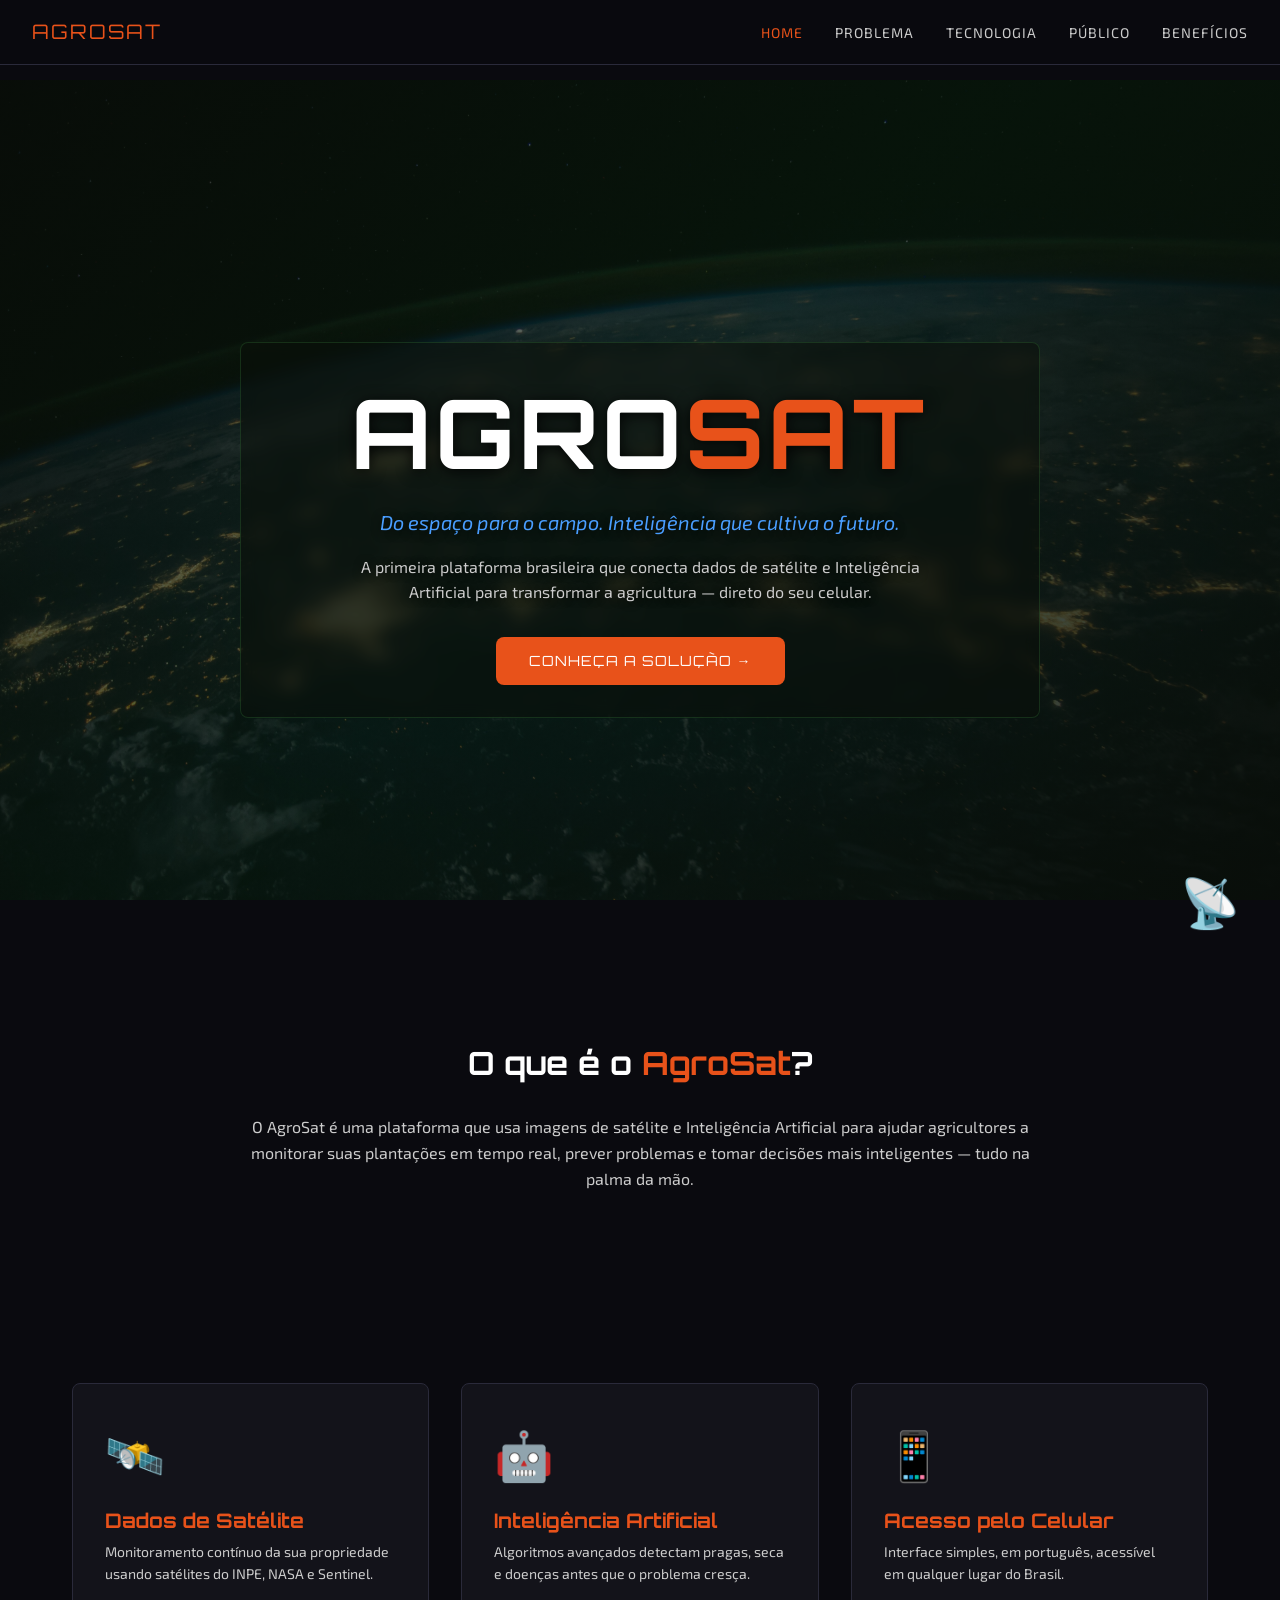
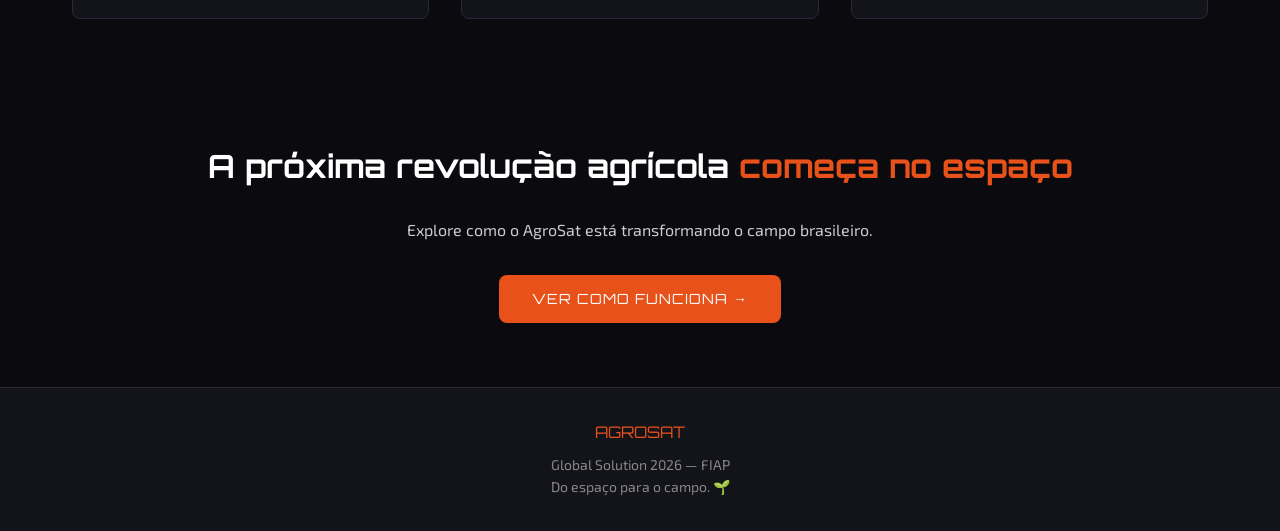
<file: index.html>
<!DOCTYPE html>
<html lang="pt-BR">
<head>
  <meta charset="UTF-8" />
  <meta name="viewport" content="width=device-width, initial-scale=1.0" />
  <title>AgroSat — Inteligência que cultiva o futuro</title>
  <link rel="stylesheet" href="css/style.css" />
</head>
<body>

  <!-- Header -->
  <header class="header">
    <a href="index.html" class="header__logo">AGROSAT</a>
    <button class="menu-toggle" aria-label="Abrir menu">
      <span></span><span></span><span></span>
    </button>
    <nav>
      <ul class="nav__lista">
        <li><a href="index.html"      class="nav__link">Home</a></li>
        <li><a href="problema.html"   class="nav__link">Problema</a></li>
        <li><a href="tecnologia.html" class="nav__link">Tecnologia</a></li>
        <li><a href="publico.html"    class="nav__link">Público</a></li>
        <li><a href="beneficios.html" class="nav__link">Benefícios</a></li>
      </ul>
    </nav>
  </header>

  <main>

    <section class="hero">

      <!-- 📡 Antena pulsante no canto -->
      <div class="antena">
        📡
        <span class="onda"></span>
        <span class="onda"></span>
        <span class="onda"></span>
      </div>

      <div class="hero__conteudo">
        <h1 class="hero__titulo">AGRO<span>SAT</span></h1>
        <p class="hero__slogan">Do espaço para o campo. Inteligência que cultiva o futuro.</p>
        <p class="hero__descricao">
          A primeira plataforma brasileira que conecta dados de satélite e Inteligência Artificial
          para transformar a agricultura — direto do seu celular.
        </p>
        <a href="problema.html" class="btn btn--primario">Conheça a solução →</a>
      </div>
    </section>

    <!-- Sobre -->
    <section class="secao fade-in">
      <h2 class="secao__titulo">O que é o <span>AgroSat</span>?</h2>
      <p class="secao__texto">
        O AgroSat é uma plataforma que usa imagens de satélite e Inteligência Artificial
        para ajudar agricultores a monitorar suas plantações em tempo real, prever problemas
        e tomar decisões mais inteligentes — tudo na palma da mão.
      </p>
    </section>

    <!-- Destaques -->
    <section class="secao destaques fade-in">
      <div class="destaques__grid">

        <div class="card">
          <div class="card__icone">🛰️</div>
          <h3 class="card__titulo">Dados de Satélite</h3>
          <p class="card__texto">
            Monitoramento contínuo da sua propriedade usando satélites do INPE, NASA e Sentinel.
          </p>
        </div>

        <div class="card">
          <div class="card__icone">🤖</div>
          <h3 class="card__titulo">Inteligência Artificial</h3>
          <p class="card__texto">
            Algoritmos avançados detectam pragas, seca e doenças antes que o problema cresça.
          </p>
        </div>

        <div class="card">
          <div class="card__icone">📱</div>
          <h3 class="card__titulo">Acesso pelo Celular</h3>
          <p class="card__texto">
            Interface simples, em português, acessível em qualquer lugar do Brasil.
          </p>
        </div>

      </div>
    </section>

    <!-- CTA(Call to Action) -->
    <section class="secao cta fade-in">
      <h2 class="secao__titulo">A próxima revolução agrícola <span>começa no espaço</span></h2>
      <p class="secao__texto">
        Explore como o AgroSat está transformando o campo brasileiro.
      </p>
      <a href="tecnologia.html" class="btn btn--primario">Ver como funciona →</a>
    </section>

  </main>

  <!-- Footer -->
  <footer class="footer">
    <p class="footer__nome">AGROSAT</p>
    <p>Global Solution 2026 — FIAP</p>
    <p>Do espaço para o campo. 🌱</p>
  </footer>

  <script src="js/main.js"></script>
</body>
</html>
</file>
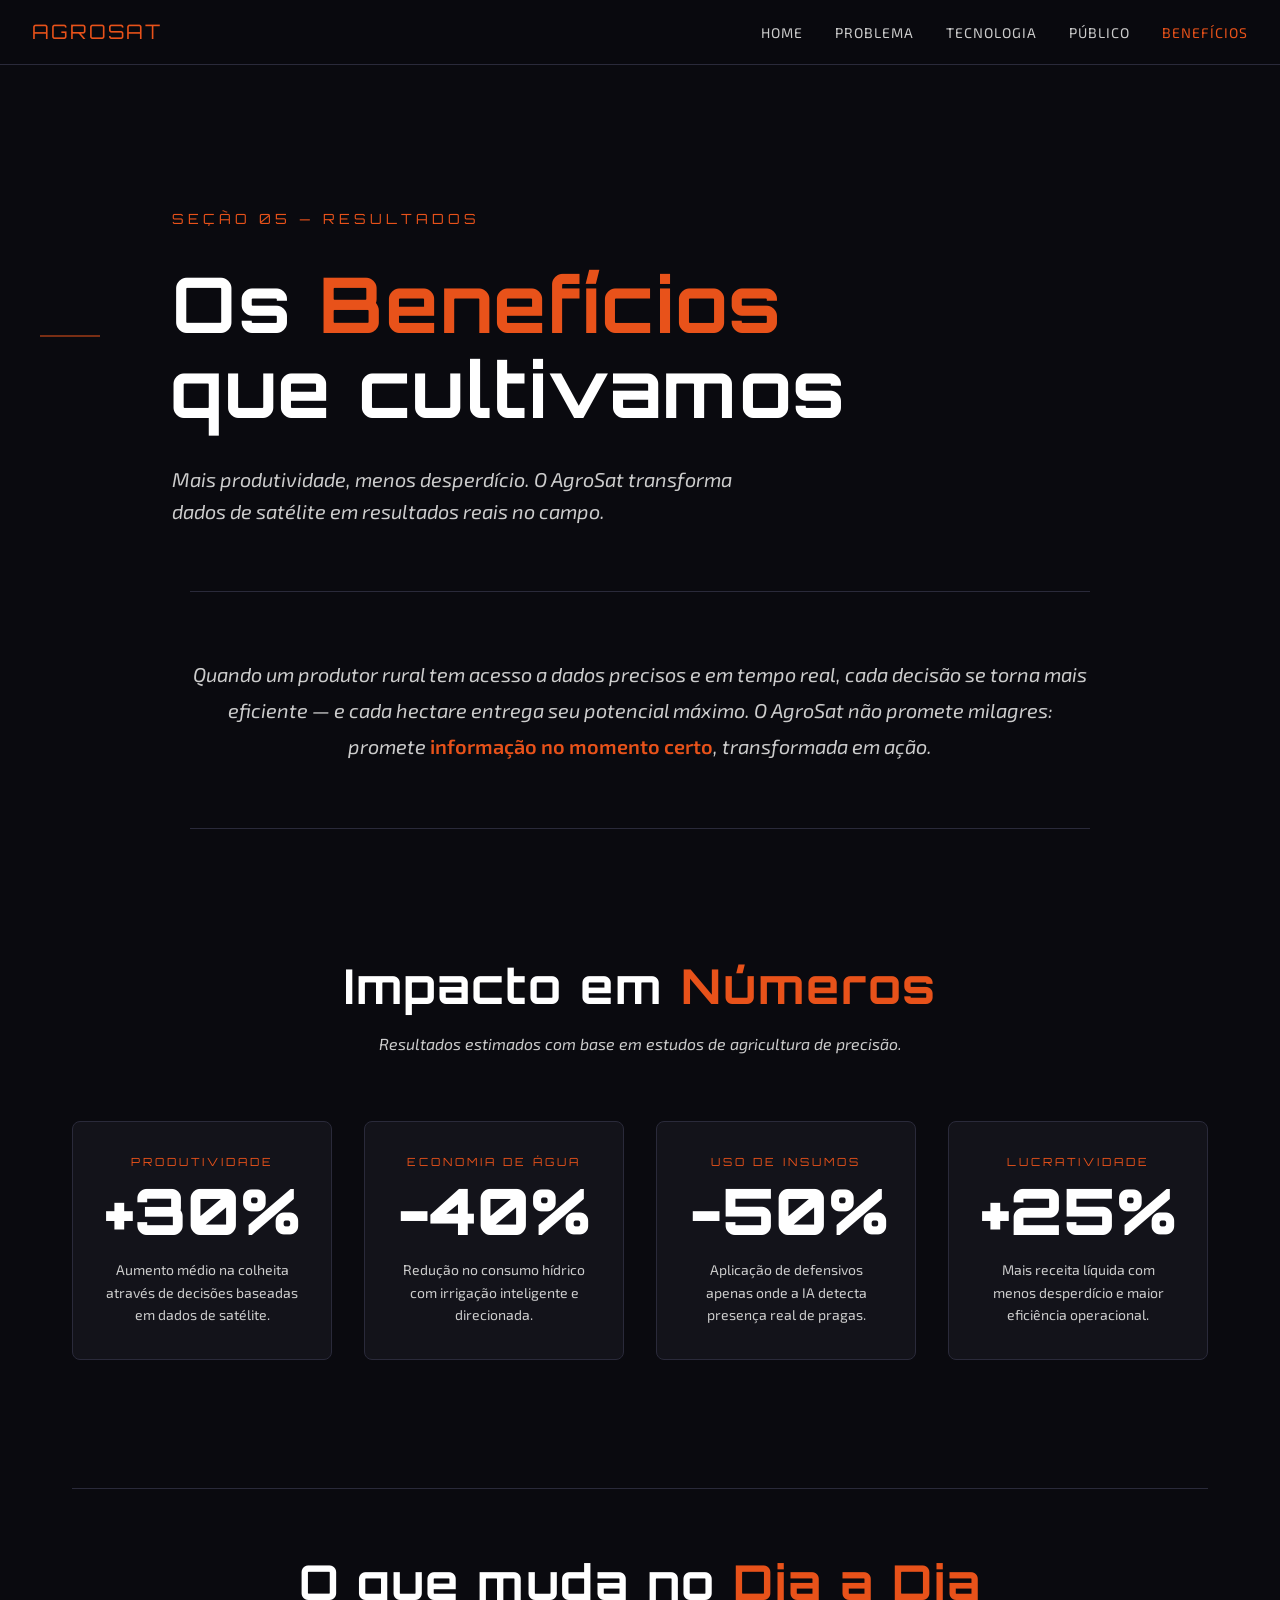
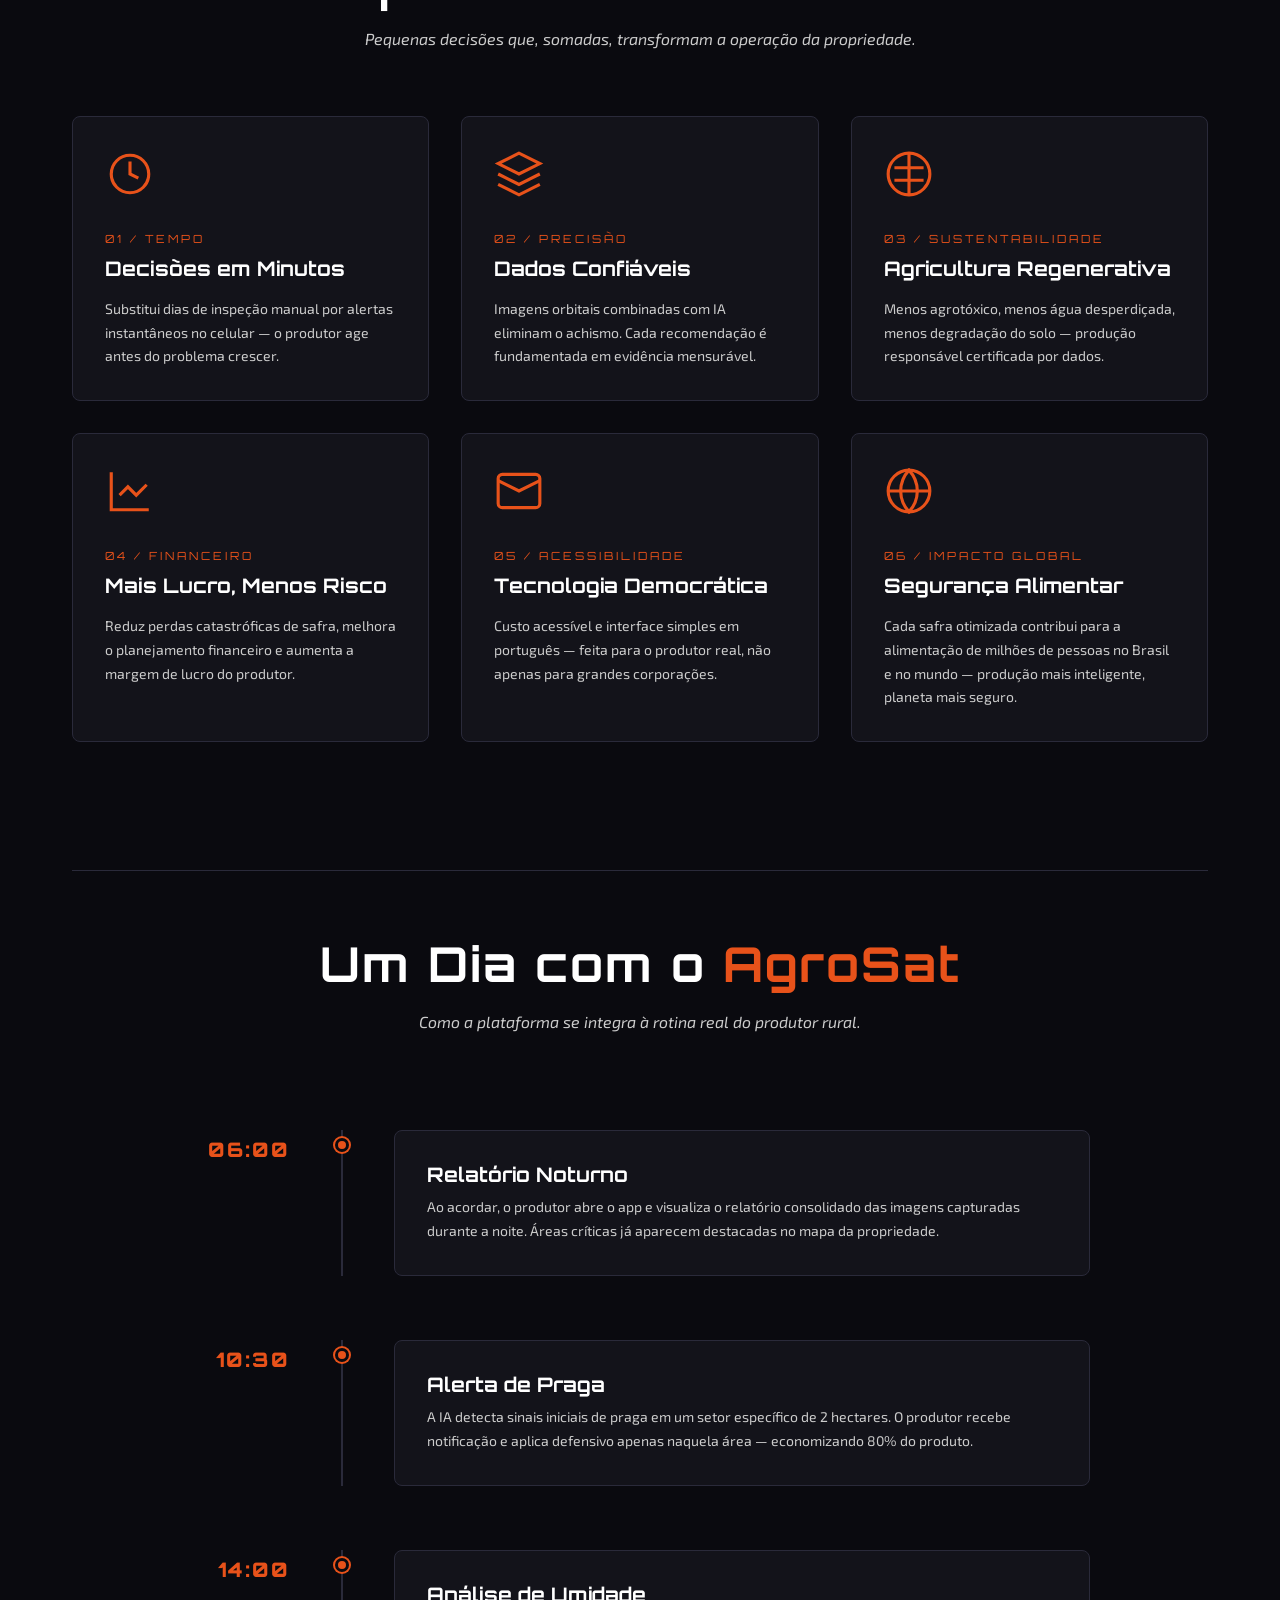
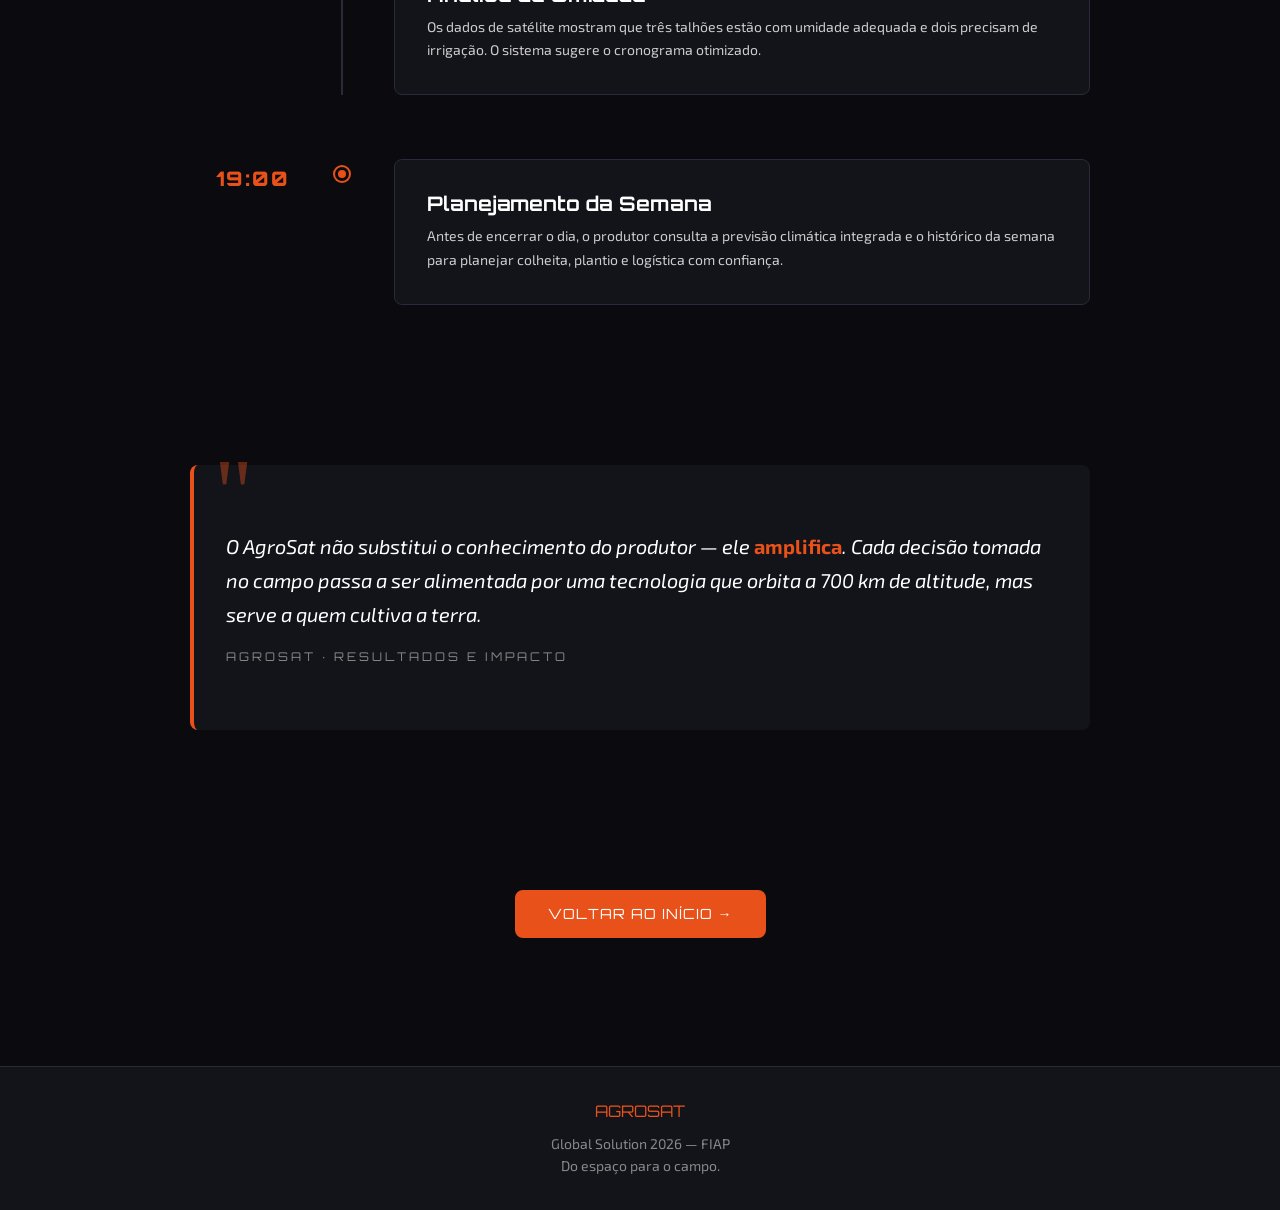
<file: beneficios.html>
<!DOCTYPE html>
<html lang="pt-BR">
<head>
  <meta charset="UTF-8" />
  <meta name="viewport" content="width=device-width, initial-scale=1.0" />
  <title>AgroSat — Benefícios</title>
  <link rel="stylesheet" href="css/style.css" />
</head>
<body>

  <!-- HEADER -->
  <header class="header">
    <a href="index.html" class="header__logo">AGROSAT</a>
    <button class="menu-toggle" aria-label="Abrir menu">
      <span></span><span></span><span></span>
    </button>
    <nav>
      <ul class="nav__lista">
        <li><a href="index.html"      class="nav__link">Home</a></li>
        <li><a href="problema.html"   class="nav__link">Problema</a></li>
        <li><a href="tecnologia.html" class="nav__link">Tecnologia</a></li>
        <li><a href="publico.html"    class="nav__link">Público</a></li>
        <li><a href="beneficios.html" class="nav__link">Benefícios</a></li>
      </ul>
    </nav>
  </header>

  <main>

    <!-- HERO -->
    <section class="problema-hero">
      <div class="problema-hero__conteudo">
        <p class="problema-hero__badge">SEÇÃO 05 — RESULTADOS</p>
        <h1 class="problema-hero__titulo">
          Os <span>Benefícios</span><br>que cultivamos
        </h1>
        <p class="problema-hero__subtitulo">
          Mais produtividade, menos desperdício. O AgroSat transforma dados de satélite
          em resultados reais no campo.
        </p>
      </div>
    </section>

    <!-- Conteudo principal -->
    <div class="problema-conteudo">

      <!-- Intro -->
      <div class="beneficios-intro fade-in">
        <p>
          Quando um produtor rural tem acesso a dados precisos e em tempo real, cada decisão
          se torna mais eficiente — e cada hectare entrega seu potencial máximo. O AgroSat
          não promete milagres: promete <strong>informação no momento certo</strong>,
          transformada em ação.
        </p>
      </div>

      <!-- MÉTRICAS  -->
      <h2 class="dimensoes__titulo fade-in">Impacto em <span>Números</span></h2>
      <p class="dimensoes__subtitulo fade-in">
        Resultados estimados com base em estudos de agricultura de precisão.
      </p>

      <div class="metricas__grid fade-in">

        <div class="metrica-card">
          <p class="metrica-card__label">Produtividade</p>
          <div class="metrica-card__numero">+30%</div>
          <p class="metrica-card__texto">
            Aumento médio na colheita através de decisões baseadas em dados de satélite.
          </p>
        </div>

        <div class="metrica-card">
          <p class="metrica-card__label">Economia de Água</p>
          <div class="metrica-card__numero">-40%</div>
          <p class="metrica-card__texto">
            Redução no consumo hídrico com irrigação inteligente e direcionada.
          </p>
        </div>

        <div class="metrica-card">
          <p class="metrica-card__label">Uso de Insumos</p>
          <div class="metrica-card__numero">-50%</div>
          <p class="metrica-card__texto">
            Aplicação de defensivos apenas onde a IA detecta presença real de pragas.
          </p>
        </div>

        <div class="metrica-card">
          <p class="metrica-card__label">Lucratividade</p>
          <div class="metrica-card__numero">+25%</div>
          <p class="metrica-card__texto">
            Mais receita líquida com menos desperdício e maior eficiência operacional.
          </p>
        </div>

      </div>

      <!-- Divisor -->
      <div class="problema-intro__divisor" style="margin: 4rem 0;"></div>

      <!-- Beneficios-->
      <h2 class="dimensoes__titulo fade-in">O que muda no <span>Dia a Dia</span></h2>
      <p class="dimensoes__subtitulo fade-in">
        Pequenas decisões que, somadas, transformam a operação da propriedade.
      </p>

      <div class="dimensoes__grid">

        <div class="dimensao-card fade-in">
          <div class="dimensao-card__icone">
            <svg viewBox="0 0 24 24" fill="none" stroke="currentColor" stroke-width="1.5">
              <path d="M21 12a9 9 0 1 1-18 0 9 9 0 0 1 18 0z"/>
              <path d="M12 6v6l4 2"/>
            </svg>
          </div>
          <p class="dimensao-card__tipo">01 / Tempo</p>
          <h3 class="dimensao-card__titulo">Decisões em Minutos</h3>
          <p class="dimensao-card__texto">
            Substitui dias de inspeção manual por alertas instantâneos no celular —
            o produtor age antes do problema crescer.
          </p>
        </div>

        <div class="dimensao-card fade-in">
          <div class="dimensao-card__icone">
            <svg viewBox="0 0 24 24" fill="none" stroke="currentColor" stroke-width="1.5">
              <path d="M12 2L2 7l10 5 10-5-10-5z"/>
              <path d="M2 17l10 5 10-5M2 12l10 5 10-5"/>
            </svg>
          </div>
          <p class="dimensao-card__tipo">02 / Precisão</p>
          <h3 class="dimensao-card__titulo">Dados Confiáveis</h3>
          <p class="dimensao-card__texto">
            Imagens orbitais combinadas com IA eliminam o achismo. Cada recomendação
            é fundamentada em evidência mensurável.
          </p>
        </div>

        <div class="dimensao-card fade-in">
          <div class="dimensao-card__icone">
            <svg viewBox="0 0 24 24" fill="none" stroke="currentColor" stroke-width="1.5">
              <path d="M12 2v20M5 9h14M5 15h14"/>
              <circle cx="12" cy="12" r="10"/>
            </svg>
          </div>
          <p class="dimensao-card__tipo">03 / Sustentabilidade</p>
          <h3 class="dimensao-card__titulo">Agricultura Regenerativa</h3>
          <p class="dimensao-card__texto">
            Menos agrotóxico, menos água desperdiçada, menos degradação do solo —
            produção responsável certificada por dados.
          </p>
        </div>

        <div class="dimensao-card fade-in">
          <div class="dimensao-card__icone">
            <svg viewBox="0 0 24 24" fill="none" stroke="currentColor" stroke-width="1.5">
              <path d="M3 3v18h18"/>
              <path d="M7 14l4-4 4 4 5-5"/>
            </svg>
          </div>
          <p class="dimensao-card__tipo">04 / Financeiro</p>
          <h3 class="dimensao-card__titulo">Mais Lucro, Menos Risco</h3>
          <p class="dimensao-card__texto">
            Reduz perdas catastróficas de safra, melhora o planejamento financeiro
            e aumenta a margem de lucro do produtor.
          </p>
        </div>

        <div class="dimensao-card fade-in">
          <div class="dimensao-card__icone">
            <svg viewBox="0 0 24 24" fill="none" stroke="currentColor" stroke-width="1.5">
              <rect x="2" y="4" width="20" height="16" rx="2"/>
              <path d="M22 7l-10 5L2 7"/>
            </svg>
          </div>
          <p class="dimensao-card__tipo">05 / Acessibilidade</p>
          <h3 class="dimensao-card__titulo">Tecnologia Democrática</h3>
          <p class="dimensao-card__texto">
            Custo acessível e interface simples em português — feita para o produtor
            real, não apenas para grandes corporações.
          </p>
        </div>

        <div class="dimensao-card fade-in">
          <div class="dimensao-card__icone">
            <svg viewBox="0 0 24 24" fill="none" stroke="currentColor" stroke-width="1.5">
              <circle cx="12" cy="12" r="10"/>
              <path d="M2 12h20M12 2a15 15 0 0 1 4 10 15 15 0 0 1-4 10 15 15 0 0 1-4-10 15 15 0 0 1 4-10z"/>
            </svg>
          </div>
          <p class="dimensao-card__tipo">06 / Impacto Global</p>
          <h3 class="dimensao-card__titulo">Segurança Alimentar</h3>
          <p class="dimensao-card__texto">
            Cada safra otimizada contribui para a alimentação de milhões de pessoas
            no Brasil e no mundo — produção mais inteligente, planeta mais seguro.
          </p>
        </div>

      </div>

      <!-- Divisor-->
      <div class="problema-intro__divisor" style="margin: 4rem 0;"></div>

      <!-- ROotina -->
      <h2 class="dimensoes__titulo fade-in">Um Dia com o <span>AgroSat</span></h2>
      <p class="dimensoes__subtitulo fade-in">
        Como a plataforma se integra à rotina real do produtor rural.
      </p>

      <div class="rotina__lista">

        <div class="rotina-item fade-in">
          <div class="rotina-item__horario">06:00</div>
          <div class="rotina-item__linha"></div>
          <div class="rotina-item__conteudo">
            <h3 class="rotina-item__titulo">Relatório Noturno</h3>
            <p class="rotina-item__texto">
              Ao acordar, o produtor abre o app e visualiza o relatório consolidado
              das imagens capturadas durante a noite. Áreas críticas já aparecem
              destacadas no mapa da propriedade.
            </p>
          </div>
        </div>

        <div class="rotina-item fade-in">
          <div class="rotina-item__horario">10:30</div>
          <div class="rotina-item__linha"></div>
          <div class="rotina-item__conteudo">
            <h3 class="rotina-item__titulo">Alerta de Praga</h3>
            <p class="rotina-item__texto">
              A IA detecta sinais iniciais de praga em um setor específico de 2 hectares.
              O produtor recebe notificação e aplica defensivo apenas naquela área —
              economizando 80% do produto.
            </p>
          </div>
        </div>

        <div class="rotina-item fade-in">
          <div class="rotina-item__horario">14:00</div>
          <div class="rotina-item__linha"></div>
          <div class="rotina-item__conteudo">
            <h3 class="rotina-item__titulo">Análise de Umidade</h3>
            <p class="rotina-item__texto">
              Os dados de satélite mostram que três talhões estão com umidade adequada
              e dois precisam de irrigação. O sistema sugere o cronograma otimizado.
            </p>
          </div>
        </div>

        <div class="rotina-item fade-in">
          <div class="rotina-item__horario">19:00</div>
          <div class="rotina-item__linha"></div>
          <div class="rotina-item__conteudo">
            <h3 class="rotina-item__titulo">Planejamento da Semana</h3>
            <p class="rotina-item__texto">
              Antes de encerrar o dia, o produtor consulta a previsão climática
              integrada e o histórico da semana para planejar colheita, plantio
              e logística com confiança.
            </p>
          </div>
        </div>

      </div>

      <!-- CITAÇÃO FINAL -->
      <div class="problema-citacao fade-in">
        <div class="problema-citacao__aspas">"</div>
        <p class="problema-citacao__texto">
          O AgroSat não substitui o conhecimento do produtor — ele <strong>amplifica</strong>.
          Cada decisão tomada no campo passa a ser alimentada por uma tecnologia que
          orbita a 700 km de altitude, mas serve a quem cultiva a terra.
        </p>
        <p class="problema-citacao__fonte">AgroSat · Resultados e Impacto</p>
      </div>

      <!-- NAV -->
      <div class="problema-nav fade-in">
        <a href="index.html" class="btn btn--primario">Voltar ao Início →</a>
      </div>

    </div>

  </main>

  <!-- Footer -->
  <footer class="footer">
    <p class="footer__nome">AGROSAT</p>
    <p>Global Solution 2026 — FIAP</p>
    <p>Do espaço para o campo.</p>
  </footer>

  <script src="js/main.js"></script>
</body>
</html>
</file>
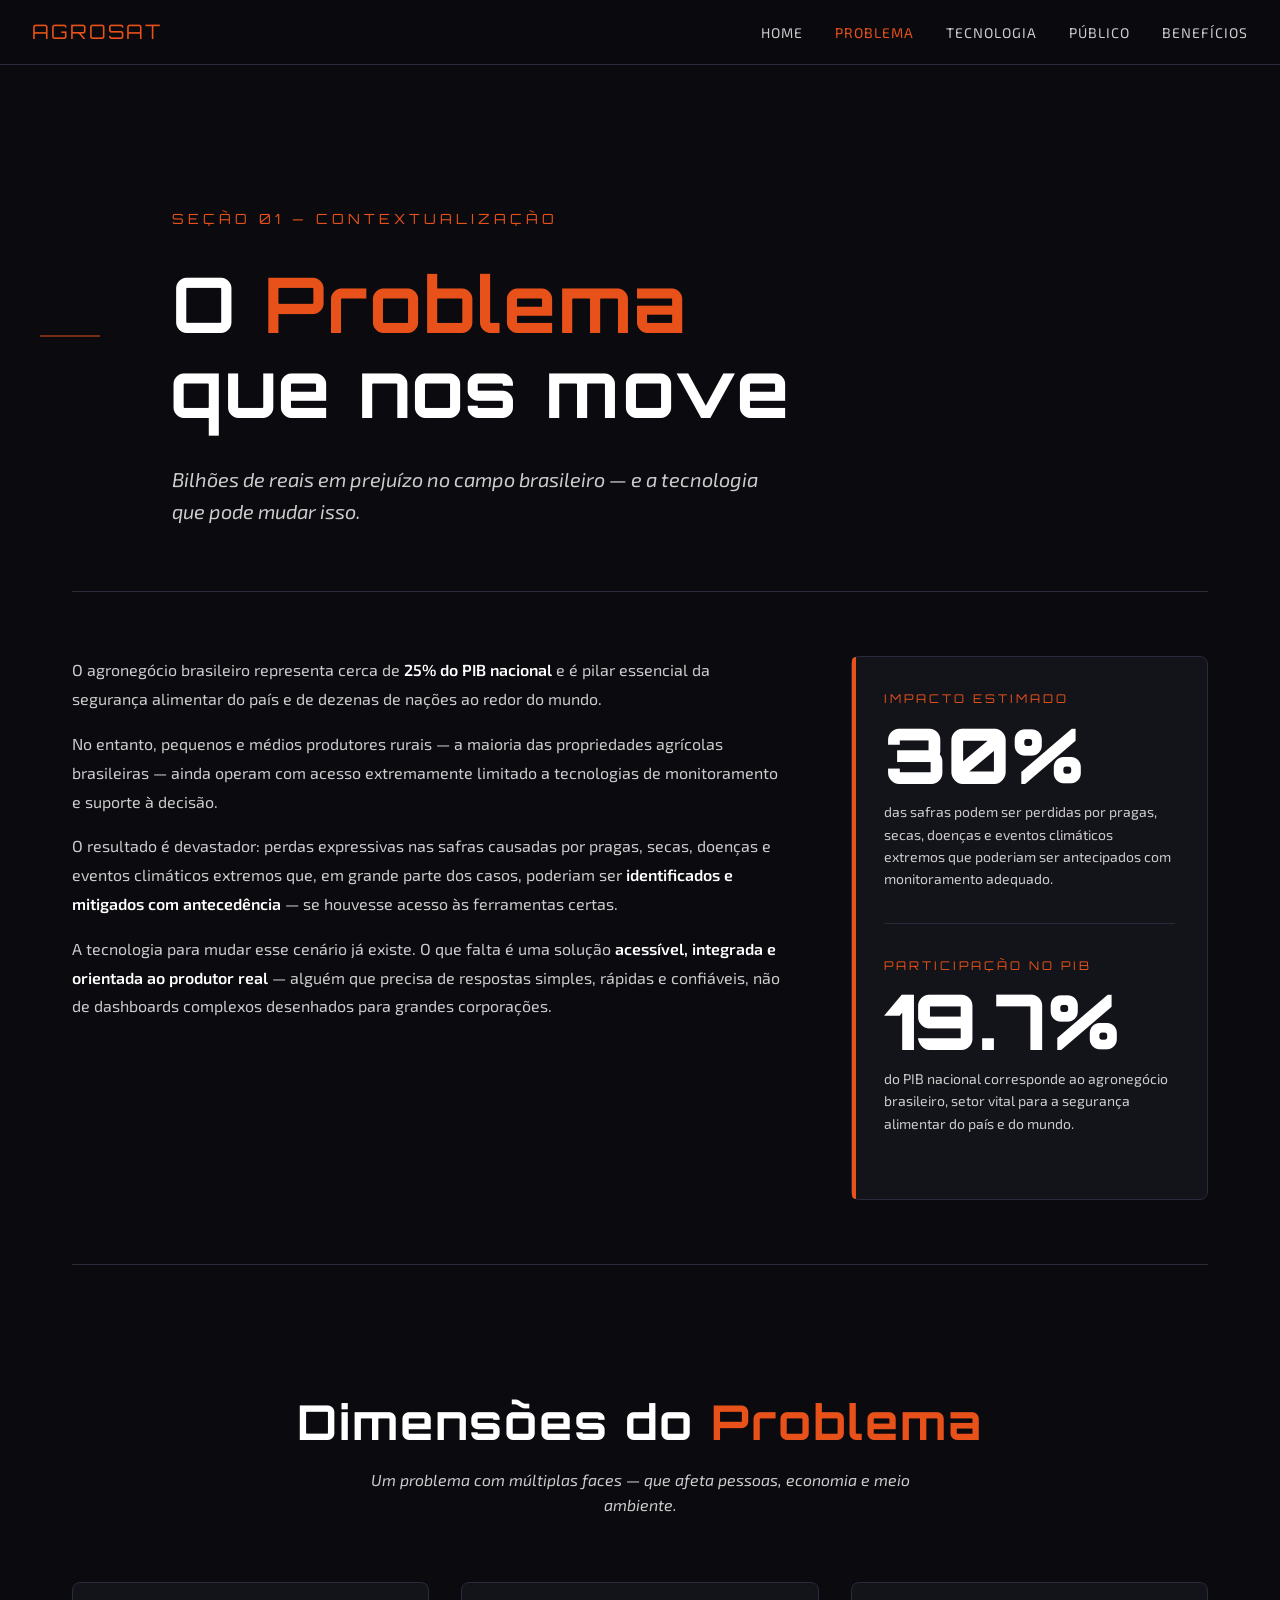
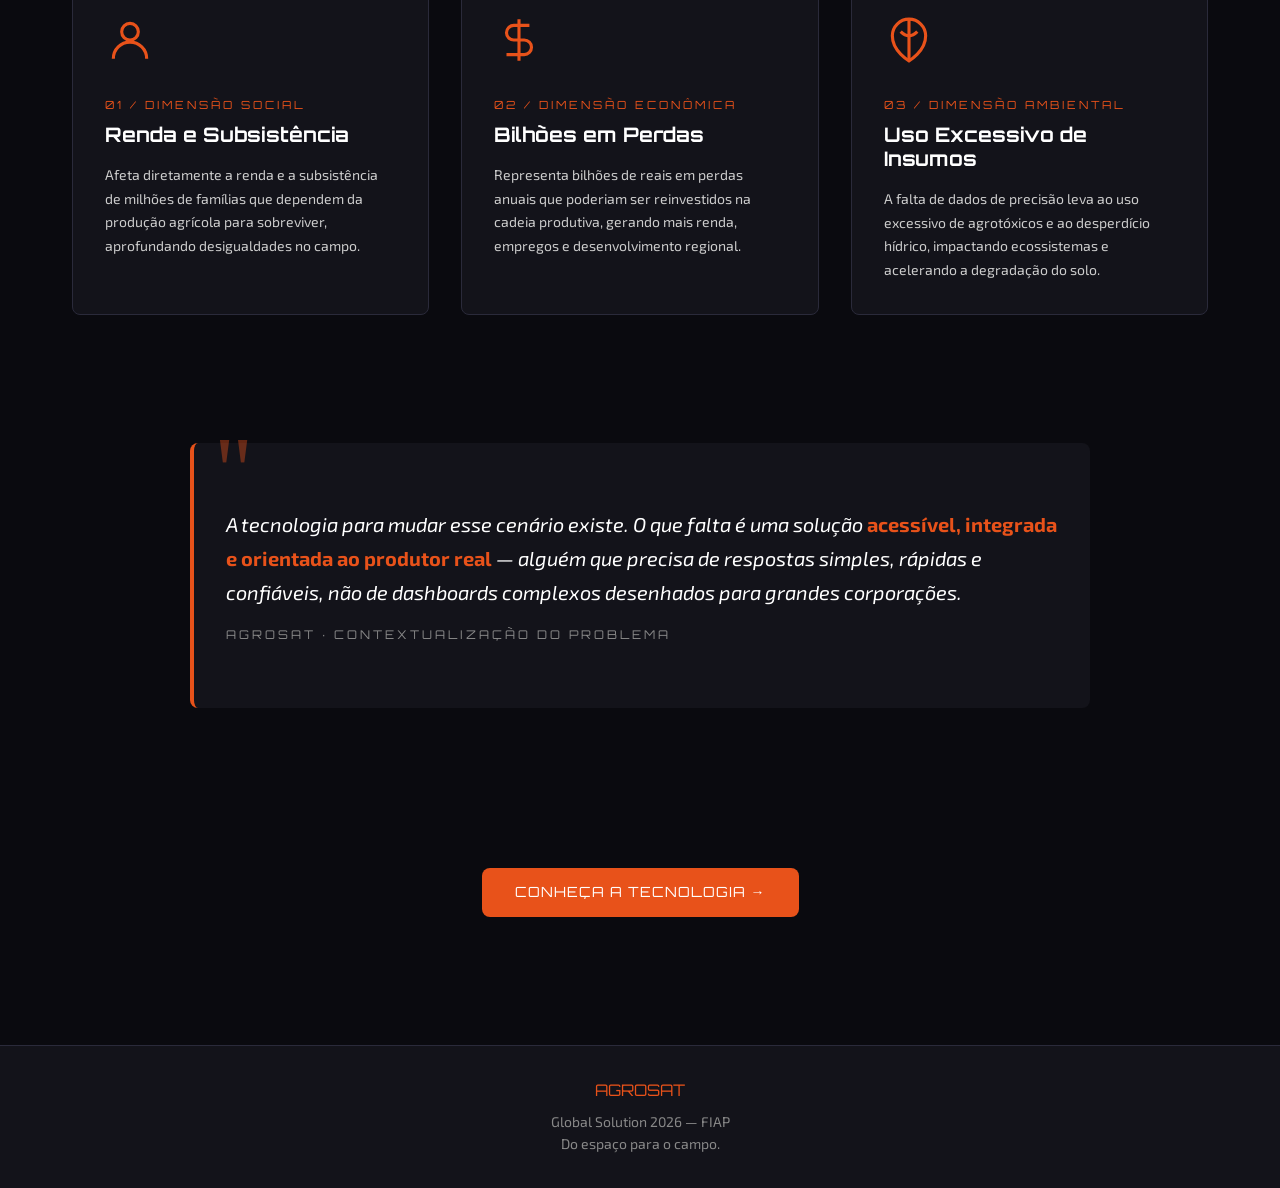
<file: problema.html>
<!DOCTYPE html>
<html lang="pt-BR">
<head>
  <meta charset="UTF-8" />
  <meta name="viewport" content="width=device-width, initial-scale=1.0" />
  <title>AgroSat — O Problema</title>
  <link rel="stylesheet" href="css/style.css" />
</head>
<body>

  <!-- Header -->
  <header class="header">
    <a href="index.html" class="header__logo">AGROSAT</a>
    <button class="menu-toggle" aria-label="Abrir menu">
      <span></span><span></span><span></span>
    </button>
    <nav>
      <ul class="nav__lista">
        <li><a href="index.html"      class="nav__link">Home</a></li>
        <li><a href="problema.html"   class="nav__link">Problema</a></li>
        <li><a href="tecnologia.html" class="nav__link">Tecnologia</a></li>
        <li><a href="publico.html"    class="nav__link">Público</a></li>
        <li><a href="beneficios.html" class="nav__link">Benefícios</a></li>
      </ul>
    </nav>
  </header>

  <main>

    <!-- HERO -->
    <section class="problema-hero">
      <div class="problema-hero__conteudo">
        <p class="problema-hero__badge">SEÇÃO 01 — CONTEXTUALIZAÇÃO</p>
        <h1 class="problema-hero__titulo">
          O <span>Problema</span><br>que nos move
        </h1>
        <p class="problema-hero__subtitulo">
          Bilhões de reais em prejuízo no campo brasileiro — e a tecnologia que pode mudar isso.
        </p>
      </div>
    </section>

    <!-- Conteúdo principal -->
    <div class="problema-conteudo">

      <!-- Intro em duas colunas -->
      <div class="problema-intro fade-in">

        <div class="problema-intro__texto">
          <p>
            O agronegócio brasileiro representa cerca de <strong>25% do PIB nacional</strong>
            e é pilar essencial da segurança alimentar do país e de dezenas de nações ao redor do mundo.
          </p>
          <p>
            No entanto, pequenos e médios produtores rurais — a maioria das propriedades
            agrícolas brasileiras — ainda operam com acesso extremamente limitado a
            tecnologias de monitoramento e suporte à decisão.
          </p>
          <p>
            O resultado é devastador: perdas expressivas nas safras causadas por pragas, secas,
            doenças e eventos climáticos extremos que, em grande parte dos casos, poderiam ser
            <strong>identificados e mitigados com antecedência</strong> — se houvesse acesso às ferramentas certas.
          </p>
          <p>
            A tecnologia para mudar esse cenário já existe. O que falta é uma solução
            <strong>acessível, integrada e orientada ao produtor real</strong> — alguém que
            precisa de respostas simples, rápidas e confiáveis, não de dashboards complexos
            desenhados para grandes corporações.
          </p>
        </div>

        <!-- CARDS -->
        <aside class="problema-intro__destaque">
          <p class="problema-intro__destaque-label">Impacto estimado</p>
          <div class="problema-intro__numero">30%</div>
          <p class="problema-intro__numero-texto">
            das safras podem ser perdidas por pragas, secas, doenças e eventos climáticos
            extremos que poderiam ser antecipados com monitoramento adequado.
          </p>
          <div class="problema-intro__divisor"></div>
          <p class="problema-intro__destaque-label">Participação no PIB</p>
          <div class="problema-intro__numero">25%</div>
          <p class="problema-intro__numero-texto">
            do PIB nacional corresponde ao agronegócio brasileiro, setor vital para a
            segurança alimentar do país e do mundo.
          </p>
        </aside>

      </div>

      <!-- Dimensões do problema -->
      <h2 class="dimensoes__titulo fade-in">Dimensões do <span>Problema</span></h2>
      <p class="dimensoes__subtitulo fade-in">
        Um problema com múltiplas faces — que afeta pessoas, economia e meio ambiente.
      </p>

      <div class="dimensoes__grid">

        <div class="dimensao-card fade-in">
          <div class="dimensao-card__icone">
            <svg viewBox="0 0 24 24" fill="none" stroke="currentColor" stroke-width="1.5">
              <path d="M12 12c2.21 0 4-1.79 4-4s-1.79-4-4-4-4 1.79-4 4 1.79 4 4 4z"/>
              <path d="M20 21c0-4.42-3.58-8-8-8s-8 3.58-8 8"/>
            </svg>
          </div>
          <p class="dimensao-card__tipo">01 / Dimensão Social</p>
          <h3 class="dimensao-card__titulo">Renda e Subsistência</h3>
          <p class="dimensao-card__texto">
            Afeta diretamente a renda e a subsistência de milhões de famílias que dependem
            da produção agrícola para sobreviver, aprofundando desigualdades no campo.
          </p>
        </div>

        <div class="dimensao-card fade-in">
          <div class="dimensao-card__icone">
            <svg viewBox="0 0 24 24" fill="none" stroke="currentColor" stroke-width="1.5">
              <path d="M12 2v20M17 5H9.5a3.5 3.5 0 0 0 0 7h5a3.5 3.5 0 0 1 0 7H6"/>
            </svg>
          </div>
          <p class="dimensao-card__tipo">02 / Dimensão Econômica</p>
          <h3 class="dimensao-card__titulo">Bilhões em Perdas</h3>
          <p class="dimensao-card__texto">
            Representa bilhões de reais em perdas anuais que poderiam ser reinvestidos
            na cadeia produtiva, gerando mais renda, empregos e desenvolvimento regional.
          </p>
        </div>

        <div class="dimensao-card fade-in">
          <div class="dimensao-card__icone">
            <svg viewBox="0 0 24 24" fill="none" stroke="currentColor" stroke-width="1.5">
              <path d="M12 22s-8-4.5-8-12a8 8 0 0 1 16 0c0 7.5-8 12-8 12z"/>
              <path d="M12 2v20M8 8s2 2 4 2 4-2 4-2"/>
            </svg>
          </div>
          <p class="dimensao-card__tipo">03 / Dimensão Ambiental</p>
          <h3 class="dimensao-card__titulo">Uso Excessivo de Insumos</h3>
          <p class="dimensao-card__texto">
            A falta de dados de precisão leva ao uso excessivo de agrotóxicos e ao desperdício
            hídrico, impactando ecossistemas e acelerando a degradação do solo.
          </p>
        </div>

      </div>

      <!-- Citação Final -->
      <div class="problema-citacao fade-in">
        <div class="problema-citacao__aspas">"</div>
        <p class="problema-citacao__texto">
          A tecnologia para mudar esse cenário existe. O que falta é uma solução
          <strong>acessível, integrada e orientada ao produtor real</strong> — alguém que
          precisa de respostas simples, rápidas e confiáveis, não de dashboards complexos
          desenhados para grandes corporações.
        </p>
        <p class="problema-citacao__fonte">AgroSat · Contextualização do Problema</p>
      </div>

      <!-- NAV-->
      <div class="problema-nav fade-in">
        <a href="tecnologia.html" class="btn btn--primario">Conheça a Tecnologia →</a>
      </div>

    </div>

  </main>

  <!-- Footer -->
  <footer class="footer">
    <p class="footer__nome">AGROSAT</p>
    <p>Global Solution 2026 — FIAP</p>
    <p>Do espaço para o campo.</p>
  </footer>

  <script src="js/main.js"></script>
</body>
</html>
</file>
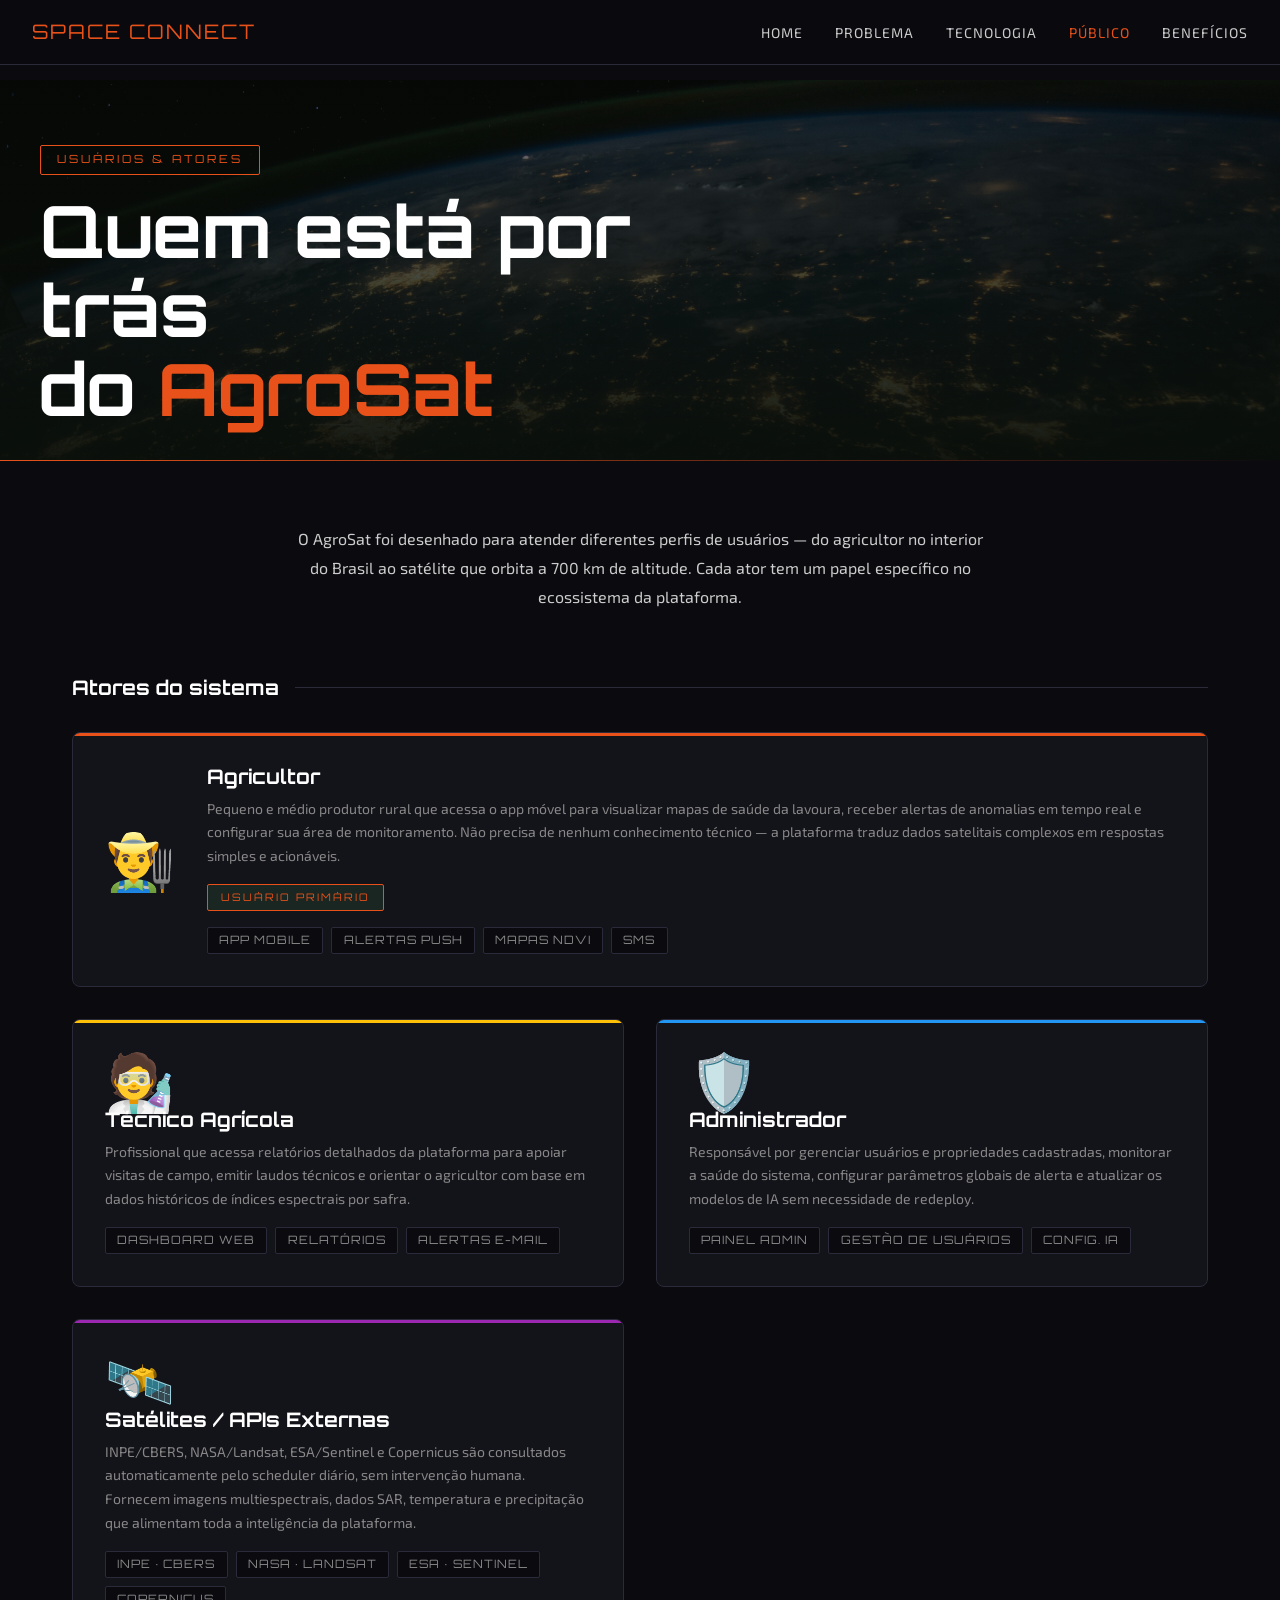
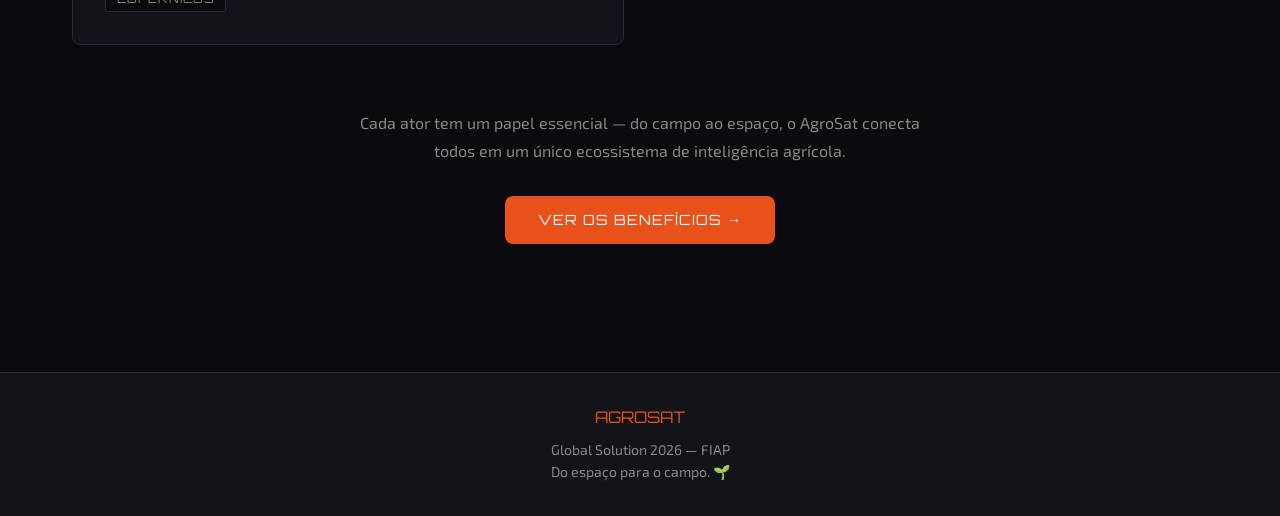
<file: publico.html>
<!DOCTYPE html>
<html lang="pt-BR">
<head>
  <meta charset="UTF-8" />
  <meta name="viewport" content="width=device-width, initial-scale=1.0" />
  <title>AgroSat</title>
  <link rel="stylesheet" href="css/style.css" />
</head>
<body>

  <!-- header -->
  <header class="header">
    <a href="index.html" class="header__logo">SPACE CONNECT</a>
    <button class="menu-toggle" aria-label="Abrir menu">
      <span></span><span></span><span></span>
    </button>
    <nav>
      <ul class="nav__lista">
        <li><a href="index.html"      class="nav__link">Home</a></li>
        <li><a href="problema.html"   class="nav__link">Problema</a></li>
        <li><a href="tecnologia.html" class="nav__link">Tecnologia</a></li>
        <li><a href="publico.html"    class="nav__link">Público</a></li>
        <li><a href="beneficios.html" class="nav__link">Benefícios</a></li>
      </ul>
    </nav>
  </header>

<!-- Conteudo -->
<main style="padding-top: 80px;">

  <!-- HERO -->
  <section class="publico-hero">
    <div class="publico-hero__conteudo">
      <p class="publico-hero__badge">Usuários & Atores</p>
      <h1 class="publico-hero__titulo">
        Quem está por trás<br>do <span>AgroSat</span>
      </h1>
    </div>
  </section>

  <div class="linha-decorativa"></div>

  <div class="publico-conteudo">

    <!-- INTRO -->
    <div class="publico-intro fade-in">
      <p class="publico-intro__texto">
        O AgroSat foi desenhado para atender diferentes perfis de usuários — do agricultor
        no interior do Brasil ao satélite que orbita a 700 km de altitude. Cada ator tem
        um papel específico no ecossistema da plataforma.
      </p>
    </div>

    <!-- ATORES -->
    <h2 class="publico-secao-titulo fade-in">Atores do sistema</h2>

    <div class="atores-grid">

      <!-- AGRICULTOR — destaque -->
      <div class="ator-card ator-card--agricultor ator-card--destaque fade-in">
        <div class="ator-card__icone">👨‍🌾</div>
        <div>
          <h3 class="ator-card__titulo">Agricultor</h3>
          <p class="ator-card__texto">
            Pequeno e médio produtor rural que acessa o app móvel para visualizar mapas de
            saúde da lavoura, receber alertas de anomalias em tempo real e configurar sua
            área de monitoramento. Não precisa de nenhum conhecimento técnico — a plataforma
            traduz dados satelitais complexos em respostas simples e acionáveis.
          </p>
          <span class="ator-card__badge">Usuário Primário</span>
          <div class="ator-card__acesso">
            <span class="ator-card__acesso-item">App Mobile</span>
            <span class="ator-card__acesso-item">Alertas Push</span>
            <span class="ator-card__acesso-item">Mapas NDVI</span>
            <span class="ator-card__acesso-item">SMS</span>
          </div>
        </div>
      </div>

      <!-- TÉCNICO AGRÍCOLA -->
      <div class="ator-card ator-card--tecnico fade-in">
        <div class="ator-card__icone">🧑‍🔬</div>
        <h3 class="ator-card__titulo">Técnico Agrícola</h3>
        <p class="ator-card__texto">
          Profissional que acessa relatórios detalhados da plataforma para apoiar
          visitas de campo, emitir laudos técnicos e orientar o agricultor com base
          em dados históricos de índices espectrais por safra.
        </p>
        <div class="ator-card__acesso">
          <span class="ator-card__acesso-item">Dashboard Web</span>
          <span class="ator-card__acesso-item">Relatórios</span>
          <span class="ator-card__acesso-item">Alertas E-mail</span>
        </div>
      </div>

      <!-- ADMINISTRADOR -->
      <div class="ator-card ator-card--admin fade-in">
        <div class="ator-card__icone">🛡️</div>
        <h3 class="ator-card__titulo">Administrador</h3>
        <p class="ator-card__texto">
          Responsável por gerenciar usuários e propriedades cadastradas, monitorar a
          saúde do sistema, configurar parâmetros globais de alerta e atualizar os
          modelos de IA sem necessidade de redeploy.
        </p>
        <div class="ator-card__acesso">
          <span class="ator-card__acesso-item">Painel Admin</span>
          <span class="ator-card__acesso-item">Gestão de Usuários</span>
          <span class="ator-card__acesso-item">Config. IA</span>
        </div>
      </div>

      <!-- SATÉLITES -->
      <div class="ator-card ator-card--satelite fade-in">
        <div class="ator-card__icone">🛰️</div>
        <h3 class="ator-card__titulo">Satélites / APIs Externas</h3>
        <p class="ator-card__texto">
          INPE/CBERS, NASA/Landsat, ESA/Sentinel e Copernicus são consultados
          automaticamente pelo scheduler diário, sem intervenção humana. Fornecem
          imagens multiespectrais, dados SAR, temperatura e precipitação que alimentam
          toda a inteligência da plataforma.
        </p>
        <div class="ator-card__acesso">
          <span class="ator-card__acesso-item">INPE · CBERS</span>
          <span class="ator-card__acesso-item">NASA · Landsat</span>
          <span class="ator-card__acesso-item">ESA · Sentinel</span>
          <span class="ator-card__acesso-item">Copernicus</span>
        </div>
      </div>

    </div>

    <!-- CTA -->
    <div class="publico-cta fade-in">
      <p class="publico-cta__texto">
        Cada ator tem um papel essencial — do campo ao espaço, o AgroSat conecta
        todos em um único ecossistema de inteligência agrícola.
      </p>
      <a href="beneficios.html" class="btn btn--primario">Ver os Benefícios →</a>
    </div>

  </div>

</main>

  <!-- Footer -->
  <footer class="footer">
    <p class="footer__nome">AGROSAT</p>
    <p>Global Solution 2026 — FIAP</p>
    <p>Do espaço para o campo. 🌱</p>
  </footer>

  <script src="js/main.js"></script>
</body>
</html>
</file>
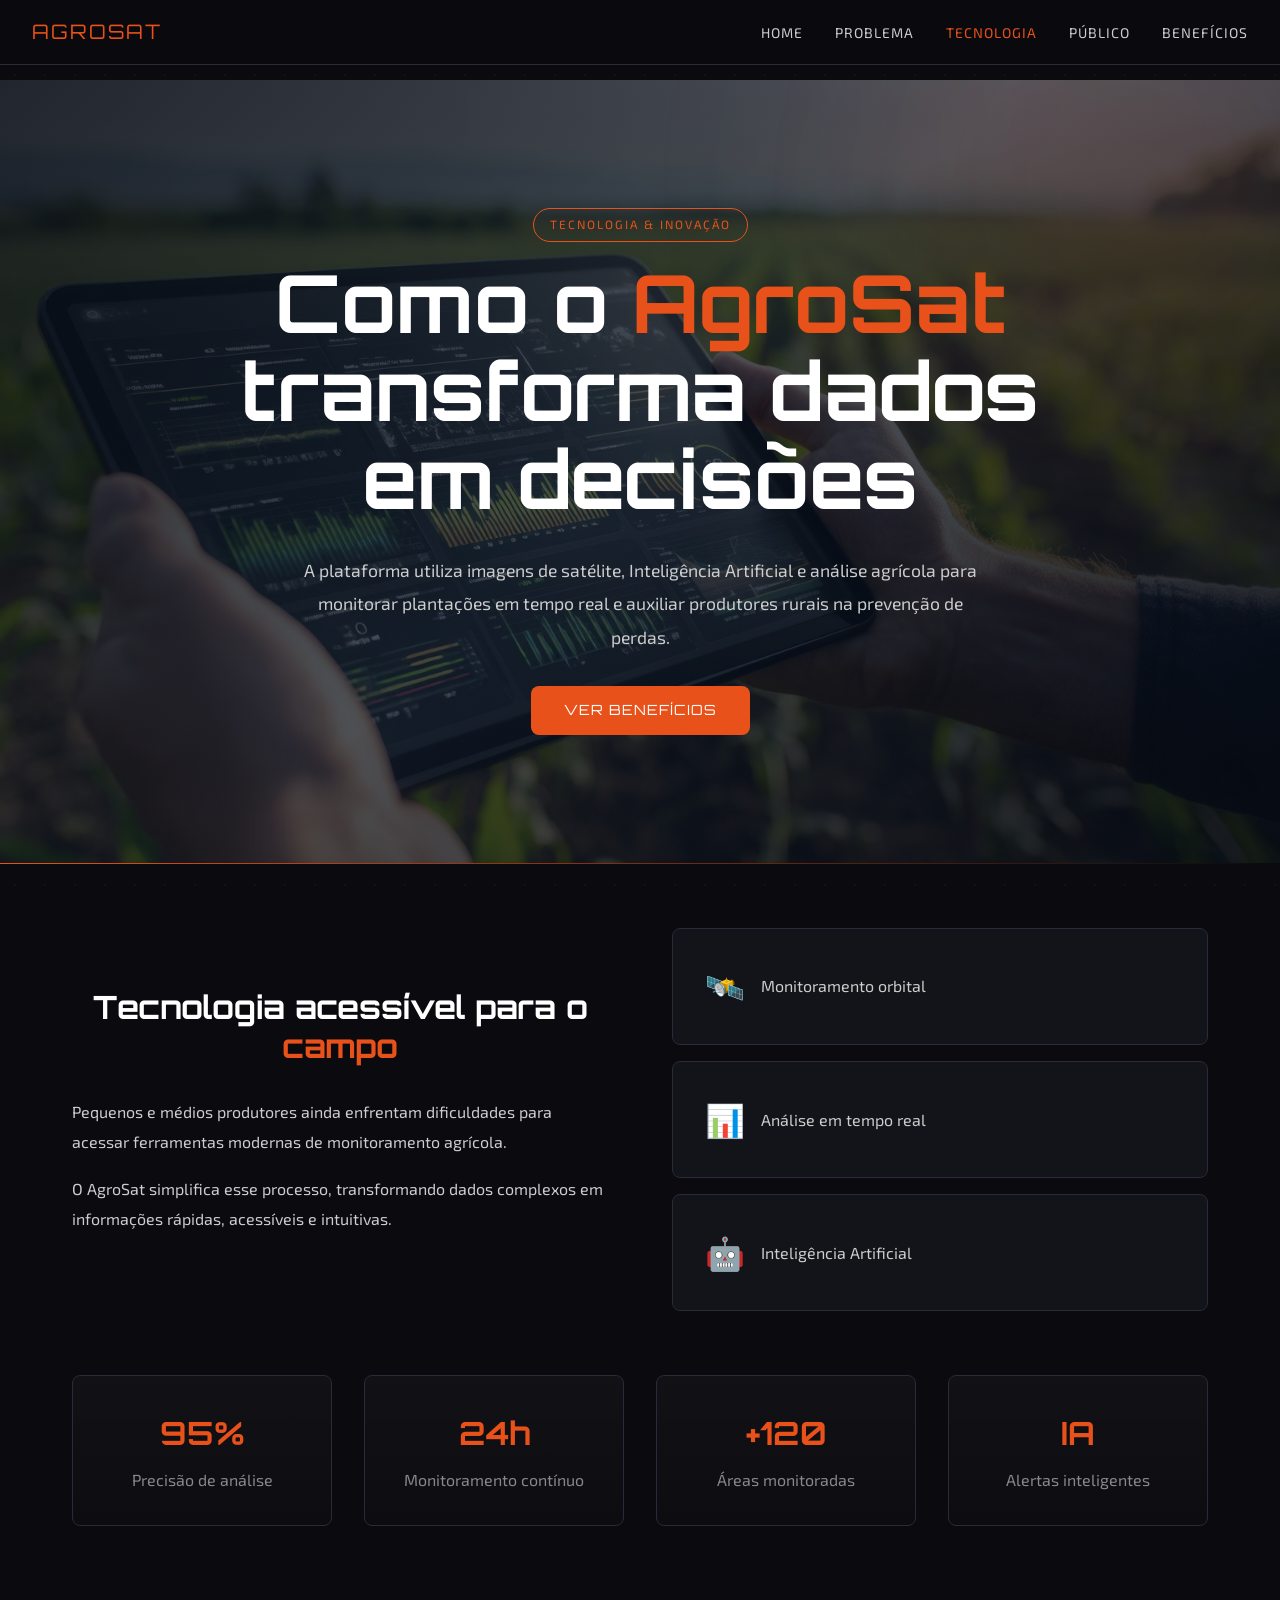
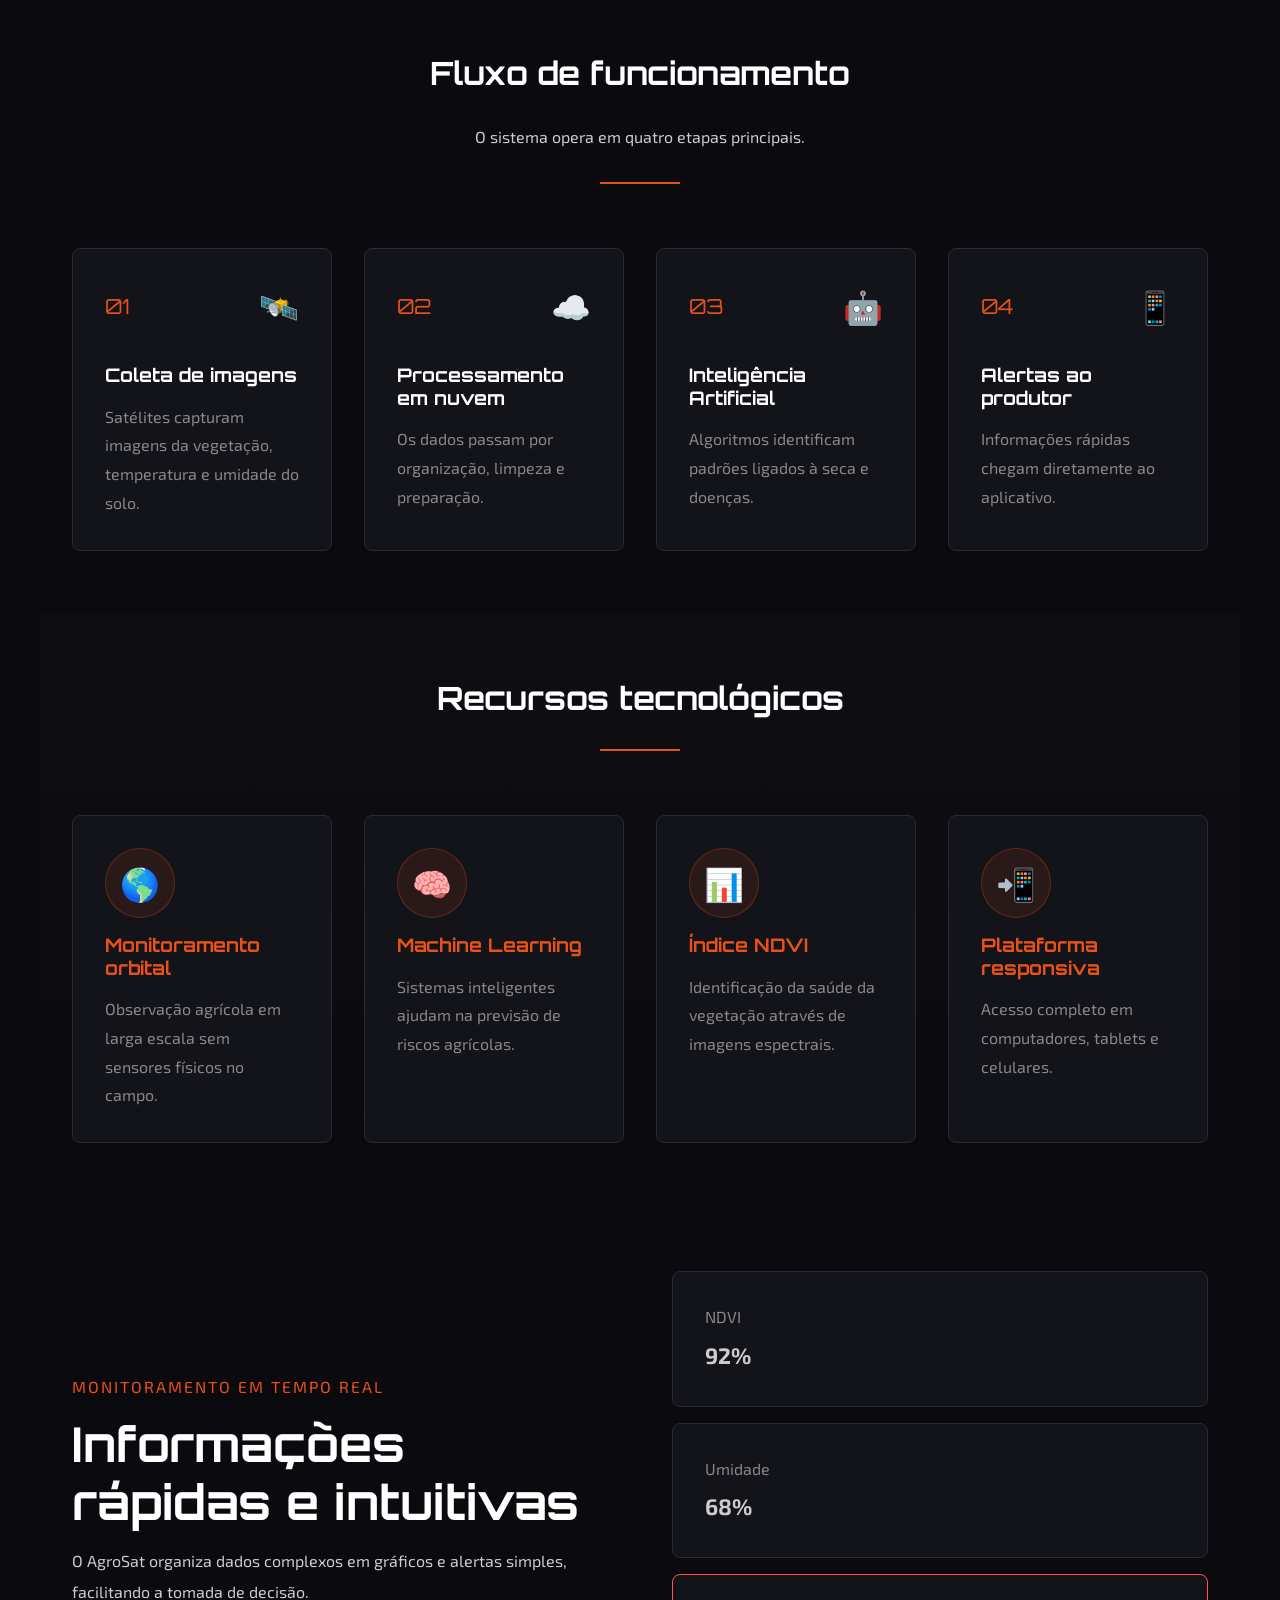
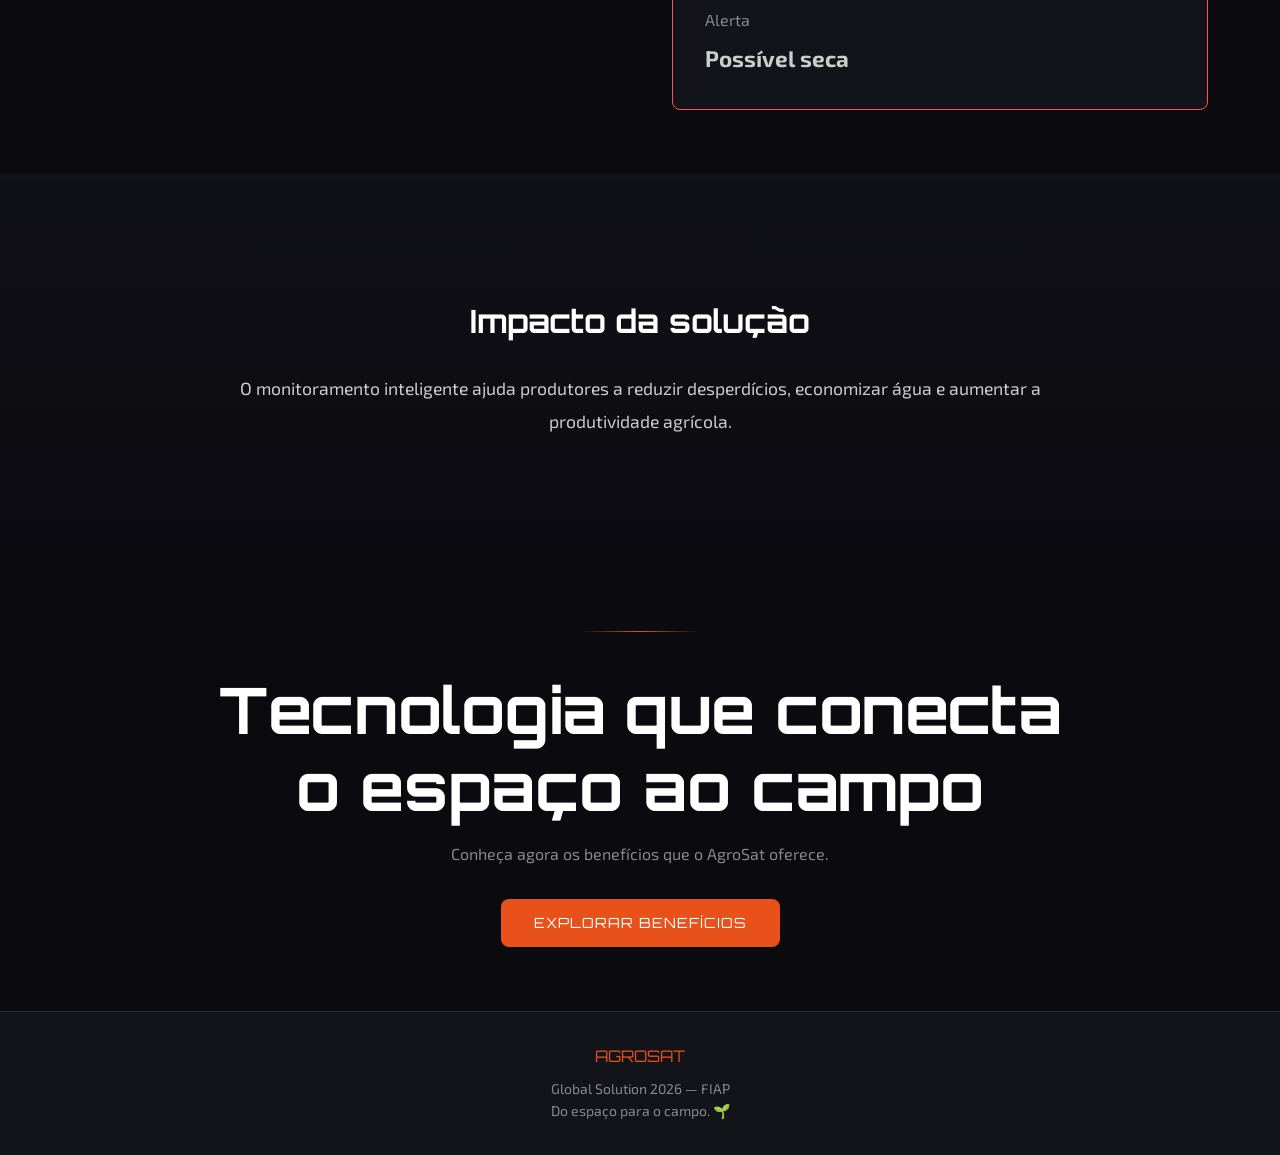
<file: tecnologia.html>
<!DOCTYPE html>
<html lang="pt-BR">
<head>
  <meta charset="UTF-8" />
  <meta name="viewport" content="width=device-width, initial-scale=1.0" />
  <title>AgroSat — Tecnologia e Inovação</title>
  <link rel="stylesheet" href="css/style.css" />
</head>
<body>

  <!-- header -->
  <header class="header">
    <a href="index.html" class="header__logo">AGROSAT</a>
    <button class="menu-toggle" aria-label="Abrir menu">
      <span></span><span></span><span></span>
    </button>
    <nav>
      <ul class="nav__lista">
        <li><a href="index.html"      class="nav__link">Home</a></li>
        <li><a href="problema.html"   class="nav__link">Problema</a></li>
        <li><a href="tecnologia.html" class="nav__link">Tecnologia</a></li>
        <li><a href="publico.html"    class="nav__link">Público</a></li>
        <li><a href="beneficios.html" class="nav__link">Benefícios</a></li>
      </ul>
    </nav>
  </header>

<!-- ================================================== -->
<!-- TECNOLOGIA -->
<!-- ================================================== -->

<main class="tech-page">

  <!-- -------- HERO -------- -->
  <section class="tech-hero">

    <!-- glow decorativo -->
    <div class="tech-hero__glow"></div>

    <div class="tech-hero__conteudo fade-in">

      <p class="tech-hero__badge">
        Tecnologia & Inovação
      </p>

      <h1 class="tech-hero__titulo">
        Como o <span>AgroSat</span><br>
        transforma dados em decisões
      </h1>

      <p class="tech-hero__texto">
        A plataforma utiliza imagens de satélite,
        Inteligência Artificial e análise agrícola
        para monitorar plantações em tempo real
        e auxiliar produtores rurais na prevenção
        de perdas.
      </p>

      <a href="beneficios.html" class="btn btn--primario">
        Ver benefícios
      </a>

    </div>

  </section>

  <!-- linha -->
  <div class="linha-decorativa"></div>

  <!-- -------- INTRO -------- -->
  <section class="tech-intro secao fade-in">

    <div class="tech-intro__container">

      <!-- texto -->
      <div class="tech-intro__texto">

        <h2 class="secao__titulo">
          Tecnologia acessível para o <span>campo</span>
        </h2>

        <p>
          Pequenos e médios produtores ainda
          enfrentam dificuldades para acessar
          ferramentas modernas de monitoramento agrícola.
        </p>

        <p>
          O AgroSat simplifica esse processo,
          transformando dados complexos em
          informações rápidas, acessíveis
          e intuitivas.
        </p>

      </div>

      <!-- bloco visual -->
      <div class="tech-intro__visual">

        <div class="visual-card">
          <span>🛰️</span>
          <p>Monitoramento orbital</p>
        </div>

        <div class="visual-card">
          <span>📊</span>
          <p>Análise em tempo real</p>
        </div>

        <div class="visual-card">
          <span>🤖</span>
          <p>Inteligência Artificial</p>
        </div>

      </div>

    </div>

  </section>

  <!-- -------- STATS -------- -->
  <section class="tech-stats secao fade-in">

    <div class="stats-grid">

      <div class="stat-card">
        <strong>95%</strong>
        <span>Precisão de análise</span>
      </div>

      <div class="stat-card">
        <strong>24h</strong>
        <span>Monitoramento contínuo</span>
      </div>

      <div class="stat-card">
        <strong>+120</strong>
        <span>Áreas monitoradas</span>
      </div>

      <div class="stat-card">
        <strong>IA</strong>
        <span>Alertas inteligentes</span>
      </div>

    </div>

  </section>

  <!-- -------- PROCESSO -------- -->
  <section class="secao">

    <div class="tech-header fade-in">

      <h2 class="secao__titulo">
        Fluxo de funcionamento
      </h2>

      <p class="secao__texto">
        O sistema opera em quatro etapas principais.
      </p>

    </div>

    <div class="processo-grid">

      <article class="processo-card fade-in">

        <div class="processo-card__topo">
          <span class="processo-card__numero">01</span>
          <span class="processo-card__icone">🛰️</span>
        </div>

        <h3 class="processo-card__titulo">
          Coleta de imagens
        </h3>

        <p class="processo-card__texto">
          Satélites capturam imagens da vegetação,
          temperatura e umidade do solo.
        </p>

      </article>

      <article class="processo-card fade-in">

        <div class="processo-card__topo">
          <span class="processo-card__numero">02</span>
          <span class="processo-card__icone">☁️</span>
        </div>

        <h3 class="processo-card__titulo">
          Processamento em nuvem
        </h3>

        <p class="processo-card__texto">
          Os dados passam por organização,
          limpeza e preparação.
        </p>

      </article>

      <article class="processo-card fade-in">

        <div class="processo-card__topo">
          <span class="processo-card__numero">03</span>
          <span class="processo-card__icone">🤖</span>
        </div>

        <h3 class="processo-card__titulo">
          Inteligência Artificial
        </h3>

        <p class="processo-card__texto">
          Algoritmos identificam padrões
          ligados à seca e doenças.
        </p>

      </article>

      <article class="processo-card fade-in">

        <div class="processo-card__topo">
          <span class="processo-card__numero">04</span>
          <span class="processo-card__icone">📱</span>
        </div>

        <h3 class="processo-card__titulo">
          Alertas ao produtor
        </h3>

        <p class="processo-card__texto">
          Informações rápidas chegam
          diretamente ao aplicativo.
        </p>

      </article>

    </div>

  </section>

  <!-- -------- RECURSOS -------- -->
  <section class="tech-recursos secao">

    <div class="tech-header fade-in">

      <h2 class="secao__titulo">
        Recursos tecnológicos
      </h2>

    </div>

    <div class="recursos-grid">

      <div class="recurso-card fade-in">

        <div class="recurso-card__icone">
          🌎
        </div>

        <h3 class="recurso-card__titulo">
          Monitoramento orbital
        </h3>

        <p class="recurso-card__texto">
          Observação agrícola em larga escala
          sem sensores físicos no campo.
        </p>

      </div>

      <div class="recurso-card fade-in">

        <div class="recurso-card__icone">
          🧠
        </div>

        <h3 class="recurso-card__titulo">
          Machine Learning
        </h3>

        <p class="recurso-card__texto">
          Sistemas inteligentes ajudam
          na previsão de riscos agrícolas.
        </p>

      </div>

      <div class="recurso-card fade-in">

        <div class="recurso-card__icone">
          📊
        </div>

        <h3 class="recurso-card__titulo">
          Índice NDVI
        </h3>

        <p class="recurso-card__texto">
          Identificação da saúde da vegetação
          através de imagens espectrais.
        </p>

      </div>

      <div class="recurso-card fade-in">

        <div class="recurso-card__icone">
          📲
        </div>

        <h3 class="recurso-card__titulo">
          Plataforma responsiva
        </h3>

        <p class="recurso-card__texto">
          Acesso completo em computadores,
          tablets e celulares.
        </p>

      </div>

    </div>

  </section>

  <!-- -------- DASHBOARD -------- -->
  <section class="dashboard secao fade-in">

    <div class="dashboard__info">

      <p class="dashboard__label">
        Monitoramento em tempo real
      </p>

      <h2 class="dashboard__titulo">
        Informações rápidas e intuitivas
      </h2>

      <p class="dashboard__texto">
        O AgroSat organiza dados complexos
        em gráficos e alertas simples,
        facilitando a tomada de decisão.
      </p>

    </div>

    <div class="dashboard__mockup">

      <div class="mockup-card">
        <p>NDVI</p>
        <strong>92%</strong>
      </div>

      <div class="mockup-card">
        <p>Umidade</p>
        <strong>68%</strong>
      </div>

      <div class="mockup-card mockup-card--alerta">
        <p>Alerta</p>
        <strong>Possível seca</strong>
      </div>

    </div>

  </section>

  <!-- -------- IMPACTO -------- -->
  <section class="tech-impacto fade-in">

    <div class="tech-impacto__conteudo">

      <h2 class="secao__titulo">
        Impacto da solução
      </h2>

      <p class="tech-impacto__texto">
        O monitoramento inteligente ajuda
        produtores a reduzir desperdícios,
        economizar água e aumentar
        a produtividade agrícola.
      </p>

    </div>

  </section>

  <!-- -------- CTA -------- -->
  <section class="tech-cta fade-in">

    <h2 class="tech-cta__titulo">
      Tecnologia que conecta o espaço ao campo
    </h2>

    <p class="tech-cta__texto">
      Conheça agora os benefícios
      que o AgroSat oferece.
    </p>

    <a href="beneficios.html" class="btn btn--primario">
      Explorar benefícios
    </a>

  </section>

</main>


  <!-- Footer -->
  <footer class="footer">
    <p class="footer__nome">AGROSAT</p>
    <p>Global Solution 2026 — FIAP</p>
    <p>Do espaço para o campo. 🌱</p>
  </footer>

  <script src="js/main.js"></script>
</body>
</html>
</file>
<file: css/style.css>
@import url('https://fonts.googleapis.com/css2?family=Orbitron:wght@400;700;900&family=Exo+2:wght@300;400;600&display=swap');
@import 'reset.css';
@import 'variables.css';

main {
  padding-top: 80px;
}

/* BASE */
body {
  background-color: var(--cor-fundo);
  color: var(--cor-texto);
  font-family: var(--fonte-corpo);
  overflow-x: hidden;
}

h1, h2, h3, h4 {
  font-family: var(--fonte-titulo);
  color: var(--cor-secundaria);
  line-height: 1.2;
}

/* HEADER / NAV */
.header {
  position: fixed;
  top: 0;
  left: 0;
  width: 100%;
  z-index: 100;
  padding: var(--espaco-sm) var(--espaco-md);
  display: flex;
  justify-content: space-between;
  align-items: center;
  background: rgba(10, 10, 15, 0.85);
  backdrop-filter: blur(10px);
  border-bottom: 1px solid var(--cor-borda);
}

.header__logo {
  font-family: var(--fonte-titulo);
  font-size: var(--tamanho-lg);
  color: var(--cor-primaria);
  letter-spacing: 2px;
}

.nav__lista {
  display: flex;
  gap: var(--espaco-md);
}

.nav__link {
  font-size: var(--tamanho-sm);
  color: var(--cor-texto);
  letter-spacing: 1px;
  text-transform: uppercase;
  transition: color var(--transicao);
  position: relative;
}

.nav__link::after {
  content: '';
  position: absolute;
  bottom: -4px;
  left: 0;
  width: 0;
  height: 2px;
  background: var(--cor-primaria);
  transition: width var(--transicao);
}

.nav__link:hover {
  color: var(--cor-primaria);
}

.nav__link:hover::after {
  width: 100%;
}

.nav__link.ativo {
  color: var(--cor-primaria);
}

/* MENU MOBILE */
.menu-toggle {
  display: none;
  flex-direction: column;
  gap: 5px;
  cursor: pointer;
}

.menu-toggle span {
  width: 24px;
  height: 2px;
  background: var(--cor-secundaria);
  transition: all var(--transicao);
}

/* FOOTER */
.footer {
  background: var(--cor-fundo-card);
  border-top: 1px solid var(--cor-borda);
  padding: var(--espaco-md);
  text-align: center;
  color: var(--cor-texto-suave);
  font-size: var(--tamanho-sm);
}

.footer__nome {
  color: var(--cor-primaria);
  font-family: var(--fonte-titulo);
  font-size: var(--tamanho-md);
  margin-bottom: var(--espaco-xs);
}

/* SEÇÕES */
.secao {
  padding: var(--espaco-lg) var(--espaco-md);
  max-width: 1200px;
  margin: 0 auto;
}

.secao__titulo {
  font-size: var(--tamanho-xl);
  margin-bottom: var(--espaco-md);
  text-align: center;
}

.secao__titulo span {
  color: var(--cor-primaria);
}

.secao__texto {
  max-width: 800px;
  margin: 0 auto var(--espaco-md);
  text-align: center;
  font-size: var(--tamanho-md);
}

/* CARDS */
.card {
  background: var(--cor-fundo-card);
  border: 1px solid var(--cor-borda);
  border-radius: var(--raio-borda);
  padding: var(--espaco-md);
  transition: transform var(--transicao), border-color var(--transicao);
}

.card:hover {
  transform: translateY(-4px);
  border-color: var(--cor-primaria);
}

.card__icone {
  font-size: 3rem;
  margin-bottom: var(--espaco-sm);
}

.card__titulo {
  font-size: var(--tamanho-lg);
  margin-bottom: var(--espaco-xs);
  color: var(--cor-primaria);
}

.card__texto {
  font-size: var(--tamanho-sm);
  color: var(--cor-texto);
}

/* BOTÕES */
.btn {
  display: inline-block;
  padding: 0.75rem 2rem;
  border-radius: var(--raio-borda);
  font-family: var(--fonte-titulo);
  font-size: var(--tamanho-sm);
  letter-spacing: 1px;
  text-transform: uppercase;
  transition: all var(--transicao);
  border: 1px solid transparent;
}

.btn--primario {
  background: var(--cor-primaria);
  color: var(--cor-secundaria);
}

.btn--primario:hover {
  background: transparent;
  border-color: var(--cor-primaria);
  color: var(--cor-primaria);
}

/* HERO COM IMAGEM REALISTA */
.hero {
  min-height: 100vh;
  display: flex;
  align-items: center;
  justify-content: center;
  padding: var(--espaco-lg) var(--espaco-md);
  position: relative;
  overflow: hidden;
  width: 100%;

  /* IMAGEM DE FUNDO COM ESCURECIMENTO */
  background:
    linear-gradient(
      135deg,
      rgba(10, 15, 10, 0.80) 0%,
      rgba(10, 30, 15, 0.65) 50%,
      rgba(10, 15, 10, 0.90) 100%
    ),
    url('../assets/images/imagem1.jpg') center/cover no-repeat;
  background-attachment: fixed;
}

.hero__conteudo {
  text-align: center;
  max-width: 800px;
  width: 100%;
  margin: 0 auto;
  position: relative;
  z-index: 2;
  animation: subir 1s ease;
  padding: var(--espaco-md);
  background: rgba(10, 15, 10, 0.55);
  backdrop-filter: blur(8px);
  border-radius: var(--raio-borda);
  border: 1px solid rgba(76, 175, 80, 0.2);
}

.hero__titulo {
  font-size: clamp(3rem, 8vw, 6rem);
  font-family: var(--fonte-titulo);
  letter-spacing: 4px;
  color: var(--cor-secundaria);
  margin-bottom: var(--espaco-sm);
  text-shadow: 0 2px 15px rgba(0, 0, 0, 0.9);
}

.hero__titulo span {
  color: var(--cor-primaria);
}

.hero__slogan {
  font-size: var(--tamanho-lg);
  color: var(--cor-destaque);
  margin-bottom: var(--espaco-sm);
  font-style: italic;
  text-shadow: 0 2px 10px rgba(0, 0, 0, 0.8);
}

.hero__descricao {
  font-size: var(--tamanho-md);
  margin-bottom: var(--espaco-md);
  color: var(--cor-texto);
  max-width: 600px;
  margin-left: auto;
  margin-right: auto;
  text-shadow: 0 1px 8px rgba(0, 0, 0, 0.9);
}

@keyframes subir {
  from { opacity: 0; transform: translateY(30px); }
  to   { opacity: 1; transform: translateY(0); }
}

/* ANTENA PULSANTE */
.antena {
  position: absolute;
  bottom: 40px;
  right: 40px;
  font-size: 3rem;
  z-index: 1;
}

.onda {
  position: absolute;
  top: 50%;
  left: 50%;
  width: 60px;
  height: 60px;
  border: 2px solid var(--cor-primaria);
  border-radius: 50%;
  transform: translate(-50%, -50%);
  animation: pulsar 3s ease-out infinite;
  opacity: 0;
}

.onda:nth-child(2) { animation-delay: 1s; }
.onda:nth-child(3) { animation-delay: 2s; }

@keyframes pulsar {
  0%   { transform: translate(-50%, -50%) scale(0.5); opacity: 1; }
  100% { transform: translate(-50%, -50%) scale(3);   opacity: 0; }
}

/* DESTAQUES  */
.destaques__grid {
  display: grid;
  grid-template-columns: repeat(auto-fit, minmax(260px, 1fr));
  gap: var(--espaco-md);
  margin-top: var(--espaco-md);
}

/* CTA */
.cta {
  text-align: center;
  padding-bottom: var(--espaco-lg);
}

/* RESPONSIVIDADE */
@media (max-width: 768px) {
  .menu-toggle {
    display: flex;
  }

  .nav__lista {
    display: none;
    flex-direction: column;
    position: absolute;
    top: 100%;
    left: 0;
    width: 100%;
    background: var(--cor-fundo);
    padding: var(--espaco-sm) var(--espaco-md);
    border-top: 1px solid var(--cor-borda);
  }

  .nav__lista.aberto {
    display: flex;
  }

  .secao__titulo {
    font-size: var(--tamanho-lg);
  }

  .antena {
    bottom: 20px;
    right: 20px;
    font-size: 2rem;
  }

  /* No celular */
  .hero {
    background-attachment: scroll;
  }
}

/* ANIMAÇÕES GERAIS */
.fade-in {
  opacity: 0;
  transform: translateY(20px);
  transition: opacity 0.6s ease, transform 0.6s ease;
}

.fade-in.visivel {
  opacity: 1;
  transform: translateY(0);
}

/* ── HERO ── */
.publico-hero {
  min-height: 42vh;
  display: flex;
  align-items: flex-end;
  padding: var(--espaco-lg) var(--espaco-md) var(--espaco-md);
  position: relative;
  overflow: hidden;
  background:
    linear-gradient(to bottom, rgba(10,15,10,0.55) 0%, rgba(10,15,10,0.96) 100%),
    url('../assets/images/imagem1.jpg') center/cover no-repeat;
}
.publico-hero__conteudo {
  position: relative;
  z-index: 2;
  max-width: 1200px;
  width: 100%;
  margin: 0 auto;
}
.publico-hero__badge {
  display: inline-block;
  font-family: var(--fonte-titulo);
  font-size: 0.7rem;
  letter-spacing: 3px;
  text-transform: uppercase;
  color: var(--cor-primaria);
  border: 1px solid var(--cor-primaria);
  padding: 0.3rem 1rem;
  border-radius: 2px;
  margin-bottom: var(--espaco-sm);
  opacity: 0;
  animation: subir 0.6s ease 0.1s forwards;
}
.publico-hero__titulo {
  font-size: clamp(2.2rem, 6vw, 4.5rem);
  font-family: var(--fonte-titulo);
  color: var(--cor-secundaria);
  line-height: 1.1;
  max-width: 700px;
  opacity: 0;
  animation: subir 0.6s ease 0.25s forwards;
}
.publico-hero__titulo span { color: var(--cor-primaria); }

/* ── LINHA DECORATIVA ── */
.linha-decorativa {
  width: 100%;
  height: 1px;
  background: linear-gradient(to right, var(--cor-primaria), transparent);
}

/* ── CONTEÚDO ── */
.publico-conteudo {
  max-width: 1200px;
  margin: 0 auto;
  padding: var(--espaco-lg) var(--espaco-md);
}

/* ── INTRO ── */
.publico-intro {
  text-align: center;
  max-width: 700px;
  margin: 0 auto var(--espaco-lg);
}
.publico-intro__texto {
  font-size: var(--tamanho-md);
  color: var(--cor-texto);
  line-height: 1.8;
}

/* ── SEÇÃO TÍTULO ── */
.publico-secao-titulo {
  font-size: var(--tamanho-lg);
  font-family: var(--fonte-titulo);
  color: var(--cor-secundaria);
  margin-bottom: var(--espaco-md);
  display: flex;
  align-items: center;
  gap: var(--espaco-sm);
}
.publico-secao-titulo::after {
  content: '';
  flex: 1;
  height: 1px;
  background: var(--cor-borda);
}

/* ── GRID DE ATORES ── */
.atores-grid {
  display: grid;
  grid-template-columns: repeat(2, 1fr);
  gap: var(--espaco-md);
  margin-bottom: var(--espaco-lg);
}

/* card principal (agricultor) ocupa linha inteira */
.ator-card--destaque {
  grid-column: 1 / -1;
  display: grid;
  grid-template-columns: auto 1fr;
  gap: var(--espaco-md);
  align-items: center;
}

.ator-card {
  background: var(--cor-fundo-card);
  border: 1px solid var(--cor-borda);
  border-radius: var(--raio-borda);
  padding: var(--espaco-md);
  transition: transform var(--transicao), border-color var(--transicao);
  position: relative;
  overflow: hidden;
}
.ator-card::before {
  content: '';
  position: absolute;
  top: 0; left: 0; right: 0;
  height: 3px;
}
.ator-card--agricultor::before { background: var(--cor-primaria); }
.ator-card--tecnico::before    { background: #FFC107; }
.ator-card--admin::before      { background: #2196F3; }
.ator-card--satelite::before   { background: #9C27B0; }

.ator-card:hover {
  transform: translateY(-4px);
  border-color: var(--cor-primaria);
}

.ator-card__icone {
  font-size: 3.5rem;
  line-height: 1;
}

.ator-card__tag {
  font-family: var(--fonte-titulo);
  font-size: 0.65rem;
  letter-spacing: 3px;
  text-transform: uppercase;
  margin-bottom: var(--espaco-xs);
}
.ator-card--agricultor .ator-card__tag { color: var(--cor-primaria); }
.ator-card--tecnico    .ator-card__tag { color: #FFC107; }
.ator-card--admin      .ator-card__tag { color: #2196F3; }
.ator-card--satelite   .ator-card__tag { color: #9C27B0; }

.ator-card__titulo {
  font-family: var(--fonte-titulo);
  font-size: var(--tamanho-lg);
  color: var(--cor-secundaria);
  margin-bottom: var(--espaco-xs);
}

.ator-card__texto {
  font-size: var(--tamanho-sm);
  color: var(--cor-texto-suave);
  line-height: 1.7;
}

/* badge "Usuário Primário" */
.ator-card__badge {
  display: inline-block;
  margin-top: var(--espaco-sm);
  font-family: var(--fonte-titulo);
  font-size: 0.65rem;
  letter-spacing: 2px;
  text-transform: uppercase;
  padding: 0.25rem 0.8rem;
  border-radius: 2px;
  background: rgba(76,175,80,0.12);
  color: var(--cor-primaria);
  border: 1px solid var(--cor-primaria);
}

/* ── LISTA DE ACESSO ── */
.ator-card__acesso {
  margin-top: var(--espaco-sm);
  display: flex;
  flex-wrap: wrap;
  gap: 8px;
}
.ator-card__acesso-item {
  font-size: 0.72rem;
  padding: 0.2rem 0.7rem;
  border-radius: 2px;
  background: var(--cor-fundo);
  border: 1px solid var(--cor-borda);
  color: var(--cor-texto-suave);
  font-family: var(--fonte-titulo);
  letter-spacing: 1px;
  text-transform: uppercase;
}

/* ── CTA FINAL ── */
.publico-cta {
  text-align: center;
  padding-bottom: var(--espaco-lg);
}
.publico-cta__texto {
  font-size: var(--tamanho-md);
  color: var(--cor-texto-suave);
  margin-bottom: var(--espaco-md);
  max-width: 600px;
  margin-left: auto;
  margin-right: auto;
  line-height: 1.7;
}

/* ── RESPONSIVO ── */
@media (max-width: 768px) {
  .atores-grid { grid-template-columns: 1fr; }
  .ator-card--destaque {
    grid-column: auto;
    grid-template-columns: 1fr;
  }
}

/* ================================================== */
/* TECNOLOGIA */
/* ================================================== */

.tech-page {
  position: relative;
}

/* textura de fundo */

.tech-page::before {
  content: '';
  position: fixed;
  inset: 0;

  background-image:
    radial-gradient(
      rgba(255,255,255,0.03) 1px,
      transparent 1px
    );

  background-size: 30px 30px;

  pointer-events: none;
  z-index: -1;
}

/* -------- HERO -------- */

.tech-hero {
  min-height: 78vh;
  display: flex;
  align-items: center;
  justify-content: center;
  padding: var(--espaco-xl) var(--espaco-md);
  position: relative;
  overflow: hidden;

  background:
    linear-gradient(
      135deg,
      rgba(5, 10, 20, 0.88) 0%,
      rgba(10, 20, 35, 0.72) 50%,
      rgba(5, 10, 20, 0.92) 100%
    ),
    url('../assets/images/tecnologia.jpeg') center/cover no-repeat;

  background-attachment: fixed;
}

/* glow */

.tech-hero__glow {
  position: absolute;
  width: 500px;
  height: 500px;

  background: rgba(232,82,26,0.10);

  border-radius: 50%;
  filter: blur(120px);

  top: -150px;
  right: -100px;
}

.tech-hero__conteudo {
  position: relative;
  z-index: 2;

  max-width: 850px;
  text-align: center;
}

.tech-hero__badge {
  display: inline-block;

  padding: 0.4rem 1rem;
  margin-bottom: var(--espaco-sm);

  border: 1px solid var(--cor-primaria);
  border-radius: 40px;

  color: var(--cor-primaria);

  font-size: 0.75rem;
  letter-spacing: 2px;
  text-transform: uppercase;
}

.tech-hero__titulo {
  font-size: clamp(3rem, 7vw, 5rem);
  margin-bottom: var(--espaco-md);
  line-height: 1.1;
}

.tech-hero__titulo span {
  color: var(--cor-primaria);
}

.tech-hero__texto {
  max-width: 700px;

  margin:
    0 auto
    var(--espaco-md);

  color: var(--cor-texto);

  line-height: 1.9;
  font-size: 1.1rem;
}

/* -------- INTRO -------- */

.tech-intro__container {
  display: grid;
  grid-template-columns: 1fr 1fr;
  gap: var(--espaco-lg);
  align-items: center;
}

.tech-intro__texto p {
  margin-bottom: var(--espaco-sm);
  line-height: 1.9;
}

.tech-intro__visual {
  display: flex;
  flex-direction: column;
  gap: var(--espaco-sm);
}

.visual-card {
  background: var(--cor-fundo-card);
  border: 1px solid var(--cor-borda);
  border-radius: var(--raio-borda);

  padding: var(--espaco-md);

  display: flex;
  align-items: center;
  gap: var(--espaco-sm);

  transition: var(--transicao);
}

.visual-card:hover {
  transform: translateX(6px);
  border-color: var(--cor-primaria);
}

.visual-card span {
  font-size: 2rem;
}

/* -------- STATS -------- */

.tech-stats {
  padding-top: 0;
}

.stats-grid {
  display: grid;
  grid-template-columns: repeat(auto-fit, minmax(220px, 1fr));
  gap: var(--espaco-md);
}

.stat-card {
  background:
    linear-gradient(
      180deg,
      rgba(255,255,255,0.03),
      rgba(255,255,255,0.01)
    );

  border: 1px solid var(--cor-borda);
  border-radius: var(--raio-borda);

  padding: var(--espaco-md);

  text-align: center;
}

.stat-card strong {
  display: block;

  margin-bottom: 0.5rem;

  font-size: 2rem;
  color: var(--cor-primaria);

  font-family: var(--fonte-titulo);
}

.stat-card span {
  color: var(--cor-texto-suave);
}

/* -------- HEADER -------- */

.tech-header {
  margin-bottom: var(--espaco-lg);
  text-align: center;
}

.tech-header::after {
  content: '';

  width: 80px;
  height: 2px;

  background: var(--cor-primaria);

  display: block;

  margin:
    1rem auto 0;
}

/* -------- PROCESSO -------- */

.processo-grid {
  display: grid;
  grid-template-columns: repeat(auto-fit, minmax(250px, 1fr));
  gap: var(--espaco-md);
}

.processo-card {
  background: var(--cor-fundo-card);

  border: 1px solid var(--cor-borda);
  border-radius: var(--raio-borda);

  padding: var(--espaco-md);

  transition: var(--transicao);
}

.processo-card:hover {
  transform: translateY(-6px);
  border-color: var(--cor-primaria);
}

.processo-card__topo {
  display: flex;
  justify-content: space-between;
  align-items: center;

  margin-bottom: var(--espaco-md);
}

.processo-card__numero {
  color: var(--cor-primaria);

  font-family: var(--fonte-titulo);
  font-size: 1.3rem;
}

.processo-card__icone {
  font-size: 2rem;
}

.processo-card__titulo {
  margin-bottom: var(--espaco-sm);
}

.processo-card__texto {
  color: var(--cor-texto-suave);
  line-height: 1.8;
}

/* -------- RECURSOS -------- */

.tech-recursos {
  background:
    linear-gradient(
      to bottom,
      rgba(255,255,255,0.02),
      transparent
    );
}

.recursos-grid {
  display: grid;
  grid-template-columns: repeat(auto-fit, minmax(240px, 1fr));
  gap: var(--espaco-md);
}

.recurso-card {
  background: var(--cor-fundo-card);

  border: 1px solid var(--cor-borda);
  border-radius: var(--raio-borda);

  padding: var(--espaco-md);

  transition: var(--transicao);
}

.recurso-card:hover {
  transform: translateY(-6px);
  border-color: var(--cor-primaria);
}

.recurso-card__icone {
  width: 70px;
  height: 70px;

  display: flex;
  align-items: center;
  justify-content: center;

  margin-bottom: var(--espaco-sm);

  border-radius: 50%;

  background: rgba(232,82,26,0.1);
  border: 1px solid rgba(232,82,26,0.3);

  font-size: 2rem;
}

.recurso-card__titulo {
  margin-bottom: var(--espaco-sm);
  color: var(--cor-primaria);
}

.recurso-card__texto {
  color: var(--cor-texto-suave);
  line-height: 1.8;
}

/* -------- DASHBOARD -------- */

.dashboard {
  display: grid;
  grid-template-columns: 1fr 1fr;
  gap: var(--espaco-lg);

  align-items: center;
}

.dashboard__label {
  color: var(--cor-primaria);

  margin-bottom: var(--espaco-sm);

  text-transform: uppercase;
  letter-spacing: 2px;
}

.dashboard__titulo {
  margin-bottom: var(--espaco-sm);
  font-size: clamp(2rem, 5vw, 3rem);
}

.dashboard__texto {
  color: var(--cor-texto);
  line-height: 1.9;
}

.dashboard__mockup {
  display: flex;
  flex-direction: column;
  gap: var(--espaco-sm);
}

.mockup-card {
  background: var(--cor-fundo-card);

  border: 1px solid var(--cor-borda);
  border-radius: var(--raio-borda);

  padding: var(--espaco-md);
}

.mockup-card p {
  margin-bottom: 0.5rem;
  color: var(--cor-texto-suave);
}

.mockup-card strong {
  font-size: 1.4rem;
}

.mockup-card--alerta {
  border-color: #ff5252;
}

/* -------- IMPACTO -------- */

.tech-impacto {
  padding:
    var(--espaco-xl)
    var(--espaco-md);

  background:
    linear-gradient(
      rgba(19,19,26,0.8),
      rgba(10,10,15,0.95)
    );

  text-align: center;
}

.tech-impacto__conteudo {
  max-width: 850px;
  margin: 0 auto;
}

.tech-impacto__texto {
  line-height: 1.9;
  font-size: 1.1rem;
}

/* ---------- CTA FINAL ---------- */

.tech-cta {
  text-align: center;

  padding:
    var(--espaco-lg)
    var(--espaco-md);

  position: relative;
}

/* linha simples acima */
.tech-cta::before {
  content: '';

  display: block;

  width: 120px;
  height: 1px;

  margin:
    0 auto
    2.5rem;

  background:
    linear-gradient(
      to right,
      transparent,
      var(--cor-primaria),
      transparent
    );
}

.tech-cta__titulo {
  font-size: clamp(2rem, 5vw, 4rem);

  margin-bottom: 1rem;

  max-width: 900px;
  margin-inline: auto;
}

.tech-cta__texto {
  color: var(--cor-texto-suave);

  margin-bottom: 2rem;

  font-size: var(--tamanho-md);
}

/* -------- RESPONSIVO -------- */

@media (max-width: 900px) {

  .tech-intro__container,
  .dashboard {
    grid-template-columns: 1fr;
  }

}

@media (max-width: 768px) {

  .tech-hero {
    min-height: 75vh;

    padding:
      calc(var(--espaco-xl) + 40px)
      var(--espaco-sm)
      var(--espaco-lg);
  }

  .tech-hero__texto {
    font-size: 1rem;
  }

  .processo-grid,
  .recursos-grid {
    grid-template-columns: 1fr;
  }

}

/* ========================
   PÁGINA: PROBLEMA
======================== */

/* HERO DA PÁGINA */
.problema-hero {
  padding: var(--espaco-xl) var(--espaco-md) var(--espaco-lg);
  max-width: 1200px;
  margin: 0 auto;
  position: relative;
}

.problema-hero::before {
  content: '';
  position: absolute;
  top: 50%;
  left: 0;
  width: 60px;
  height: 1px;
  background: var(--cor-primaria);
  transform: translateY(-50%);
}

.problema-hero__conteudo {
  padding-left: 100px;
  max-width: 900px;
}

.problema-hero__badge {
  font-family: var(--fonte-titulo);
  font-size: var(--tamanho-sm);
  letter-spacing: 4px;
  color: var(--cor-primaria);
  margin-bottom: var(--espaco-md);
  text-transform: uppercase;
}

.problema-hero__titulo {
  font-size: clamp(2.5rem, 6vw, 5rem);
  font-family: var(--fonte-titulo);
  letter-spacing: 2px;
  color: var(--cor-secundaria);
  margin-bottom: var(--espaco-md);
  line-height: 1.1;
}

.problema-hero__titulo span {
  color: var(--cor-primaria);
}

.problema-hero__subtitulo {
  font-size: var(--tamanho-lg);
  color: var(--cor-texto);
  max-width: 600px;
  font-style: italic;
}

/* CONTEÚDO */
.problema-conteudo {
  max-width: 1200px;
  margin: 0 auto;
  padding: 0 var(--espaco-md) var(--espaco-xl);
}

/* INTRO EM DUAS COLUNAS */
.problema-intro {
  display: grid;
  grid-template-columns: 2fr 1fr;
  gap: var(--espaco-lg);
  padding: var(--espaco-lg) 0;
  border-top: 1px solid var(--cor-borda);
  border-bottom: 1px solid var(--cor-borda);
  margin-bottom: var(--espaco-xl);
}

.problema-intro__texto p {
  font-size: var(--tamanho-md);
  line-height: 1.8;
  margin-bottom: var(--espaco-sm);
  color: var(--cor-texto);
}

.problema-intro__texto strong {
  color: var(--cor-secundaria);
  font-weight: 600;
}

/* CARD DE DESTAQUE */
.problema-intro__destaque {
  background: var(--cor-fundo-card);
  border: 1px solid var(--cor-borda);
  border-radius: var(--raio-borda);
  padding: var(--espaco-md);
  position: relative;
  align-self: start;
}

.problema-intro__destaque::before {
  content: '';
  position: absolute;
  top: 0;
  left: 0;
  width: 4px;
  height: 100%;
  background: var(--cor-primaria);
  border-radius: var(--raio-borda) 0 0 var(--raio-borda);
}

.problema-intro__destaque-label {
  font-family: var(--fonte-titulo);
  font-size: 0.75rem;
  letter-spacing: 3px;
  text-transform: uppercase;
  color: var(--cor-primaria);
  margin-bottom: var(--espaco-xs);
}

.problema-intro__numero {
  font-family: var(--fonte-titulo);
  font-size: clamp(3rem, 6vw, 5rem);
  font-weight: 900;
  color: var(--cor-secundaria);
  line-height: 1;
  margin-bottom: var(--espaco-xs);
}

.problema-intro__numero-texto {
  font-size: var(--tamanho-sm);
  color: var(--cor-texto);
  line-height: 1.6;
  margin-bottom: var(--espaco-md);
}

.problema-intro__divisor {
  height: 1px;
  background: var(--cor-borda);
  margin: var(--espaco-md) 0;
}

/* DIMENSÕES */
.dimensoes__titulo {
  font-size: clamp(2rem, 4vw, 3rem);
  text-align: center;
  margin-bottom: var(--espaco-sm);
  letter-spacing: 2px;
}

.dimensoes__titulo span {
  color: var(--cor-primaria);
}

.dimensoes__subtitulo {
  text-align: center;
  color: var(--cor-texto);
  max-width: 600px;
  margin: 0 auto var(--espaco-lg);
  font-style: italic;
}

.dimensoes__grid {
  display: grid;
  grid-template-columns: repeat(auto-fit, minmax(280px, 1fr));
  gap: var(--espaco-md);
  margin-bottom: var(--espaco-xl);
}

.dimensao-card {
  background: var(--cor-fundo-card);
  border: 1px solid var(--cor-borda);
  border-radius: var(--raio-borda);
  padding: var(--espaco-md);
  transition: all var(--transicao);
  position: relative;
  overflow: hidden;
}

.dimensao-card::after {
  content: '';
  position: absolute;
  bottom: 0;
  left: 0;
  width: 0;
  height: 2px;
  background: var(--cor-primaria);
  transition: width 0.4s ease;
}

.dimensao-card:hover {
  transform: translateY(-6px);
  border-color: var(--cor-primaria);
}

.dimensao-card:hover::after {
  width: 100%;
}

.dimensao-card__icone {
  width: 50px;
  height: 50px;
  color: var(--cor-primaria);
  margin-bottom: var(--espaco-md);
}

.dimensao-card__icone svg {
  width: 100%;
  height: 100%;
}

.dimensao-card__tipo {
  font-family: var(--fonte-titulo);
  font-size: 0.7rem;
  letter-spacing: 3px;
  text-transform: uppercase;
  color: var(--cor-primaria);
  margin-bottom: var(--espaco-xs);
}

.dimensao-card__titulo {
  font-size: var(--tamanho-lg);
  color: var(--cor-secundaria);
  margin-bottom: var(--espaco-sm);
}

.dimensao-card__texto {
  font-size: var(--tamanho-sm);
  color: var(--cor-texto);
  line-height: 1.7;
}

/* CITAÇÃO */
.problema-citacao {
  position: relative;
  padding: var(--espaco-lg) var(--espaco-md);
  background: var(--cor-fundo-card);
  border-left: 4px solid var(--cor-primaria);
  border-radius: var(--raio-borda);
  margin-bottom: var(--espaco-xl);
  max-width: 900px;
  margin-left: auto;
  margin-right: auto;
}

.problema-citacao__aspas {
  position: absolute;
  top: -20px;
  left: 20px;
  font-family: Georgia, serif;
  font-size: 6rem;
  color: var(--cor-primaria);
  line-height: 1;
  opacity: 0.4;
}

.problema-citacao__texto {
  font-size: var(--tamanho-lg);
  line-height: 1.7;
  color: var(--cor-secundaria);
  margin-bottom: var(--espaco-sm);
  font-style: italic;
}

.problema-citacao__texto strong {
  color: var(--cor-primaria);
  font-style: normal;
}

.problema-citacao__fonte {
  font-family: var(--fonte-titulo);
  font-size: 0.75rem;
  letter-spacing: 3px;
  text-transform: uppercase;
  color: var(--cor-texto-suave);
}

/* NAVEGAÇÃO */
.problema-nav {
  text-align: center;
  padding-top: var(--espaco-md);
}

/* RESPONSIVO */
@media (max-width: 900px) {
  .problema-hero__conteudo {
    padding-left: 0;
  }

  .problema-hero::before {
    display: none;
  }

  .problema-intro {
    grid-template-columns: 1fr;
  }
}

/* ========================
   PÁGINA: BENEFÍCIOS
======================== */

/* INTRO */
.beneficios-intro {
  max-width: 900px;
  margin: 0 auto var(--espaco-xl);
  padding: var(--espaco-lg) 0;
  border-top: 1px solid var(--cor-borda);
  border-bottom: 1px solid var(--cor-borda);
  text-align: center;
}

.beneficios-intro p {
  font-size: var(--tamanho-lg);
  line-height: 1.8;
  color: var(--cor-texto);
  font-style: italic;
}

.beneficios-intro strong {
  color: var(--cor-primaria);
  font-weight: 600;
  font-style: normal;
}

/* MÉTRICAS DE IMPACTO */
.metricas__grid {
  display: grid;
  grid-template-columns: repeat(auto-fit, minmax(220px, 1fr));
  gap: var(--espaco-md);
  margin-bottom: var(--espaco-xl);
}

.metrica-card {
  background: var(--cor-fundo-card);
  border: 1px solid var(--cor-borda);
  border-radius: var(--raio-borda);
  padding: var(--espaco-md);
  text-align: center;
  position: relative;
  overflow: hidden;
  transition: all var(--transicao);
}

.metrica-card::before {
  content: '';
  position: absolute;
  top: 0;
  left: 0;
  width: 100%;
  height: 3px;
  background: var(--cor-primaria);
  transform: scaleX(0);
  transform-origin: left;
  transition: transform 0.4s ease;
}

.metrica-card:hover {
  transform: translateY(-6px);
  border-color: var(--cor-primaria);
}

.metrica-card:hover::before {
  transform: scaleX(1);
}

.metrica-card__label {
  font-family: var(--fonte-titulo);
  font-size: 0.7rem;
  letter-spacing: 3px;
  text-transform: uppercase;
  color: var(--cor-primaria);
  margin-bottom: var(--espaco-xs);
}

.metrica-card__numero {
  font-family: var(--fonte-titulo);
  font-size: clamp(2.5rem, 5vw, 4rem);
  font-weight: 900;
  color: var(--cor-secundaria);
  line-height: 1;
  margin-bottom: var(--espaco-sm);
}

.metrica-card__texto {
  font-size: var(--tamanho-sm);
  color: var(--cor-texto);
  line-height: 1.6;
}

/* ROTINA DO PRODUTOR (TIMELINE) */
.rotina__lista {
  max-width: 900px;
  margin: 0 auto var(--espaco-xl);
  position: relative;
}

.rotina-item {
  display: grid;
  grid-template-columns: 100px 40px 1fr;
  gap: var(--espaco-md);
  padding: var(--espaco-md) 0;
  align-items: start;
}

.rotina-item__horario {
  font-family: var(--fonte-titulo);
  font-size: var(--tamanho-lg);
  font-weight: 900;
  color: var(--cor-primaria);
  letter-spacing: 2px;
  text-align: right;
  padding-top: 4px;
}

.rotina-item__linha {
  position: relative;
  height: 100%;
  min-height: 80px;
  display: flex;
  justify-content: center;
}

.rotina-item__linha::before {
  content: '';
  width: 2px;
  height: 100%;
  background: var(--cor-borda);
}

.rotina-item__linha::after {
  content: '';
  position: absolute;
  top: 8px;
  width: 14px;
  height: 14px;
  border-radius: 50%;
  background: var(--cor-primaria);
  border: 3px solid var(--cor-fundo);
  box-shadow: 0 0 0 2px var(--cor-primaria);
}

.rotina-item:last-child .rotina-item__linha::before {
  display: none;
}

.rotina-item__conteudo {
  background: var(--cor-fundo-card);
  border: 1px solid var(--cor-borda);
  border-radius: var(--raio-borda);
  padding: var(--espaco-md);
  transition: all var(--transicao);
}

.rotina-item__conteudo:hover {
  border-color: var(--cor-primaria);
  transform: translateX(6px);
}

.rotina-item__titulo {
  font-size: var(--tamanho-lg);
  color: var(--cor-secundaria);
  margin-bottom: var(--espaco-xs);
}

.rotina-item__texto {
  font-size: var(--tamanho-sm);
  color: var(--cor-texto);
  line-height: 1.7;
}

/* RESPONSIVO */
@media (max-width: 768px) {
  .rotina-item {
    grid-template-columns: 70px 30px 1fr;
    gap: var(--espaco-sm);
  }

  .rotina-item__horario {
    font-size: var(--tamanho-md);
  }

  .beneficios-intro p {
    font-size: var(--tamanho-md);
  }
}
</file>
